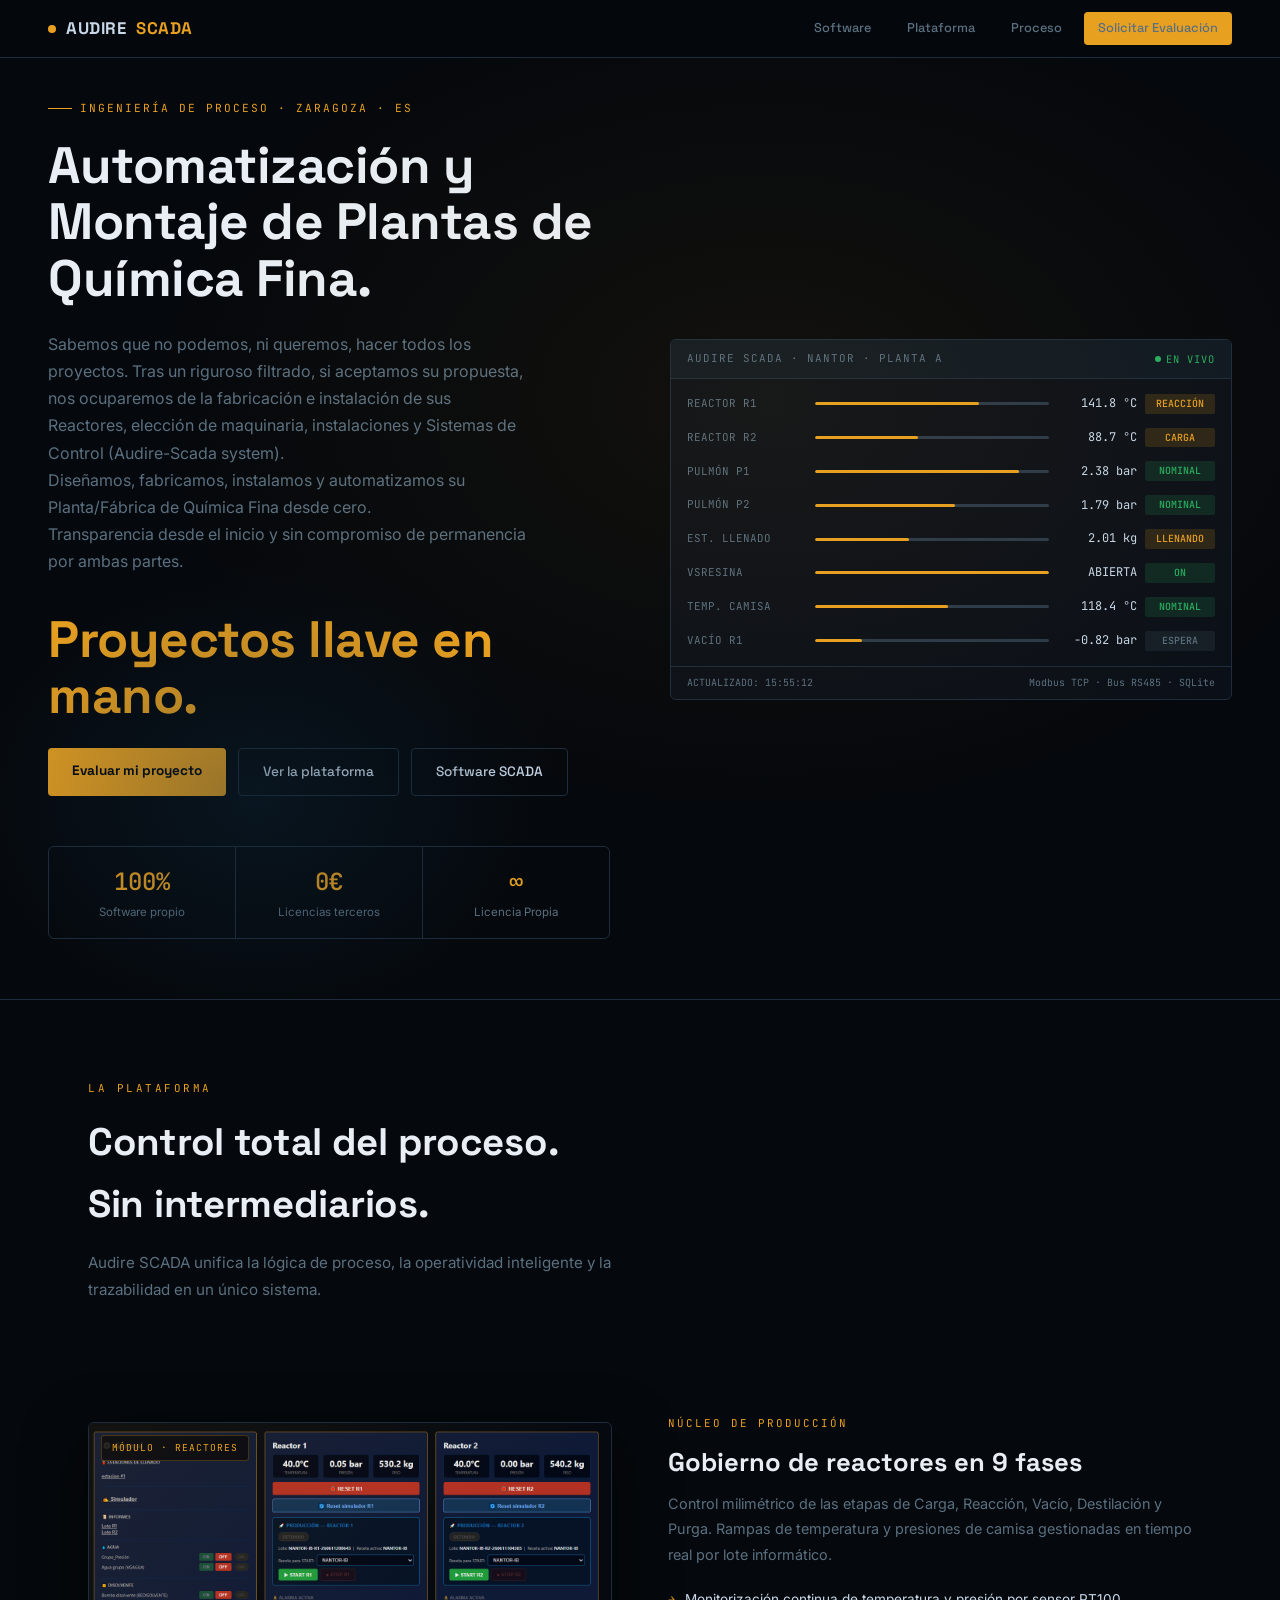
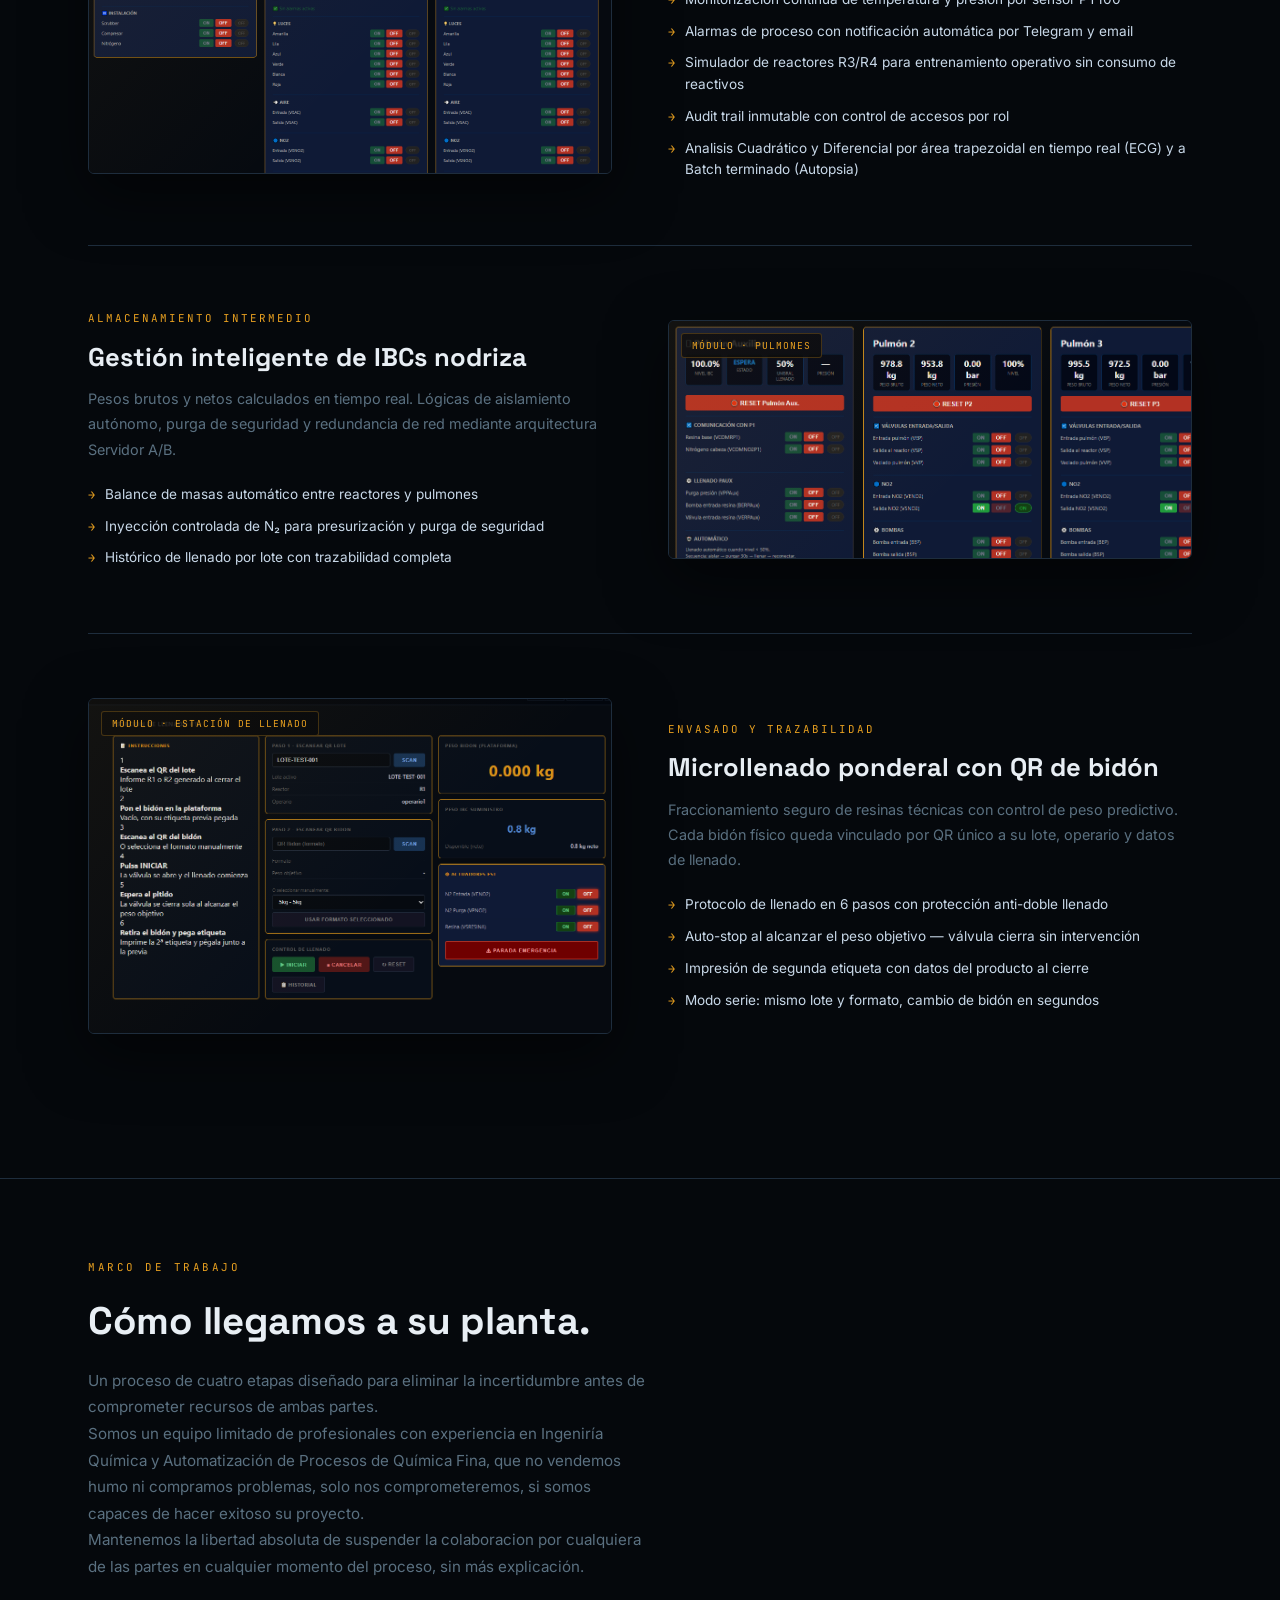
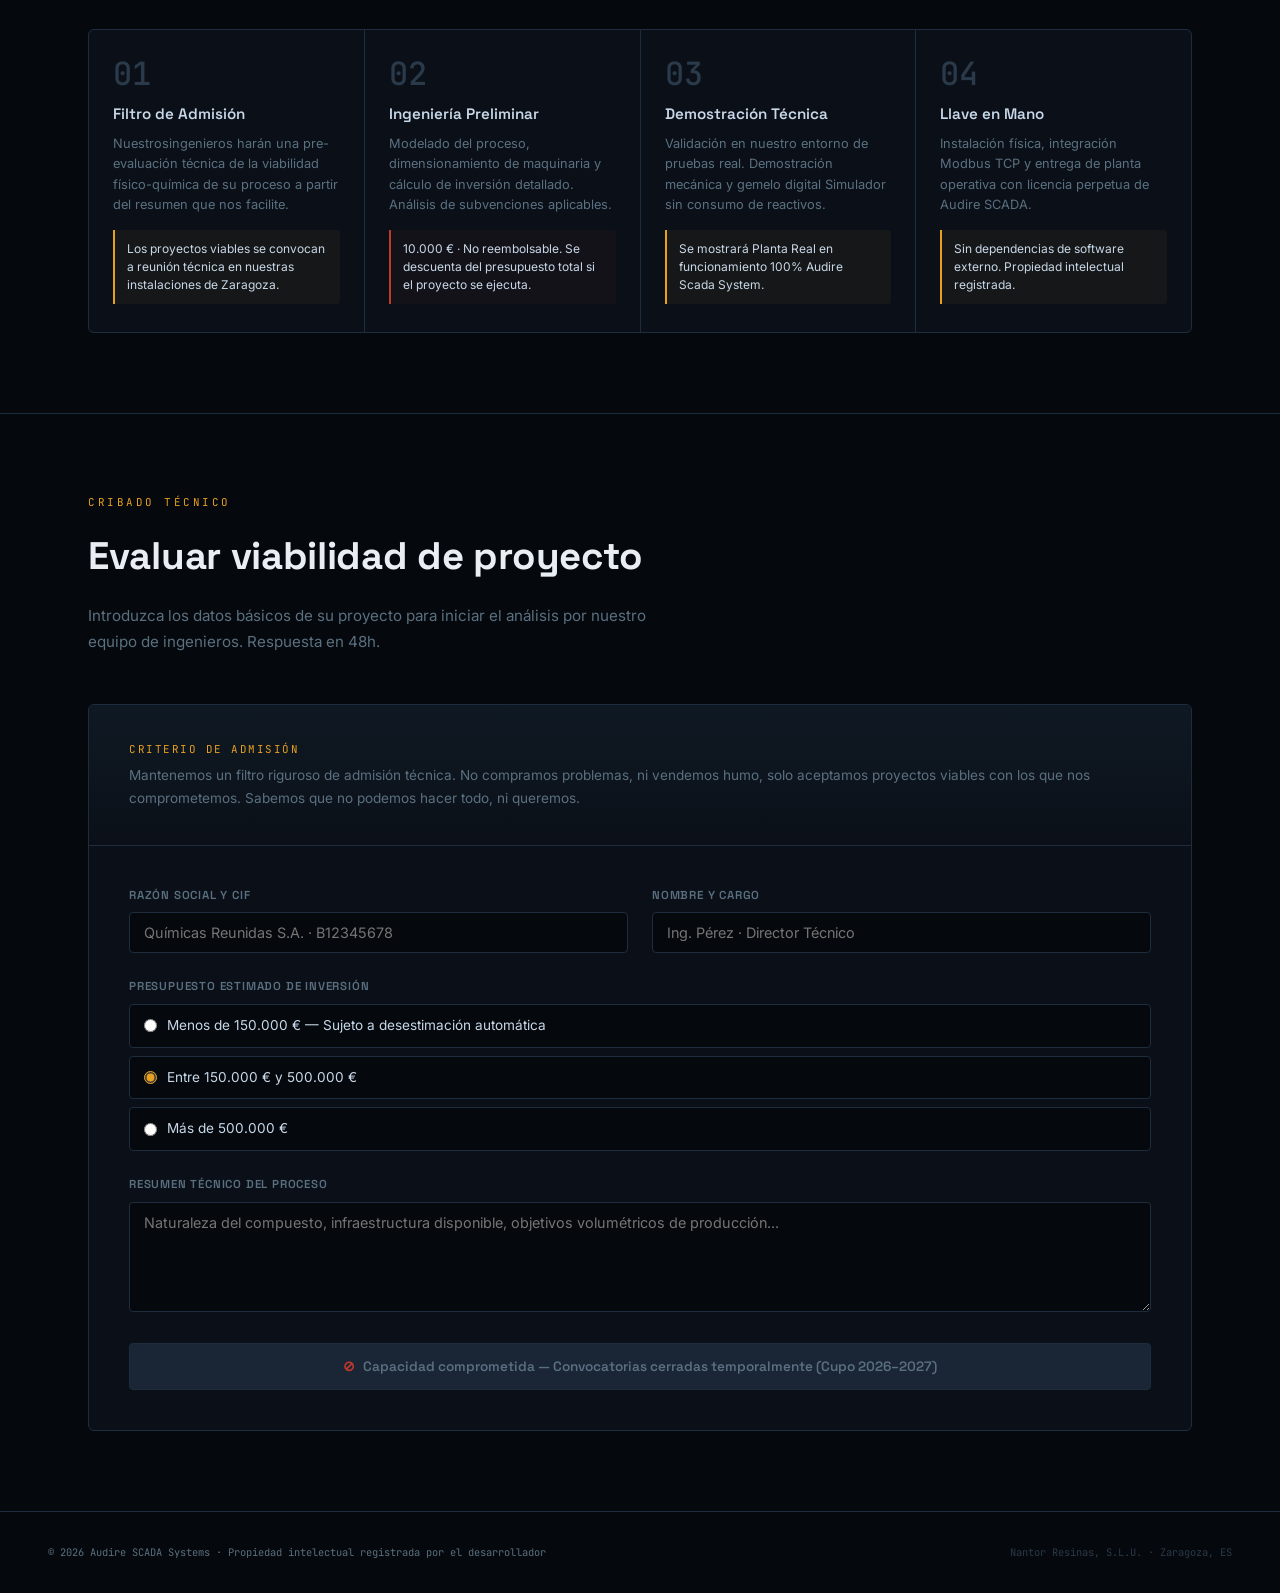
<file: audire-scada/index.html>
<!DOCTYPE html>
<html lang="es">

<head>
  <meta charset="UTF-8">
  <meta name="viewport" content="width=device-width, initial-scale=1.0">
  <meta name="description"
    content="Audire SCADA Systems — Consultoría de Ingeniería Química Integral y Automatización para Plantas de Química Fina. Automatización, diseño e instalación llave en mano.">
  <meta name="keywords"
    content="Audire SCADA, ingeniería química, planta piloto, química fina, control de reactores, Modbus TCP, Nantor Resinas, fábrica llave en mano, Zaragoza">
  <meta name="robots" content="index, follow">
  <title>Audire SCADA Systems</title>
  <link rel="icon" type="image/png" href="images/logo.png">
  <link rel="apple-touch-icon" href="images/logo.png">
  <link rel="preconnect" href="https://fonts.googleapis.com">
  <link rel="preconnect" href="https://fonts.gstatic.com" crossorigin>
  <link
    href="https://fonts.googleapis.com/css2?family=Space+Grotesk:wght@400;500;600;700&family=JetBrains+Mono:wght@400;500&family=Inter:wght@400;500&display=swap"
    rel="stylesheet">
  <style>
    :root {
      --bg: #05080c;
      --s1: #0b1018;
      --s2: #0f1923;
      --s3: #1a2535;
      --border: #1e2d3d;
      --amber: #e8a020;
      --amber2: #b87a10;
      --text: #c8d8e8;
      --muted: #5a7080;
      --dim: #2a3a4a;
      --red: #c0392b;
      --green: #27ae60;
      --mono: 'JetBrains Mono', monospace;
      --sans: 'Space Grotesk', sans-serif;
      --body: 'Inter', sans-serif;
    }

    * {
      margin: 0;
      padding: 0;
      box-sizing: border-box
    }

    html {
      scroll-behavior: smooth
    }

    body {
      background: var(--bg);
      color: var(--text);
      font-family: var(--body);
      line-height: 1.6;
      overflow-x: hidden
    }

    /* ── NAV ─────────────────────────────────────────────────────────────────── */
    nav {
      position: fixed;
      top: 0;
      width: 100%;
      z-index: 100;
      display: flex;
      justify-content: space-between;
      align-items: center;
      padding: 0 48px;
      height: 58px;
      background: rgba(5, 8, 12, .92);
      border-bottom: 1px solid var(--border);
      backdrop-filter: blur(12px);
    }

    .nav-logo {
      font-family: var(--sans);
      font-weight: 700;
      font-size: 1.05rem;
      letter-spacing: .5px;
      color: var(--text);
      text-decoration: none;
      display: flex;
      align-items: center;
      gap: 10px;
    }

    .nav-logo-dot {
      width: 8px;
      height: 8px;
      border-radius: 50%;
      background: var(--amber);
      animation: pulse 2s infinite
    }

    @keyframes pulse {

      0%,
      100% {
        opacity: 1;
        box-shadow: 0 0 0 0 rgba(232, 160, 32, .4)
      }

      50% {
        opacity: .7;
        box-shadow: 0 0 0 6px rgba(232, 160, 32, 0)
      }
    }

    .nav-links {
      display: flex;
      gap: 8px
    }

    .nav-links a {
      font-family: var(--sans);
      font-size: .8rem;
      font-weight: 500;
      color: var(--muted);
      text-decoration: none;
      padding: 6px 14px;
      border-radius: 4px;
      transition: color .2s, background .2s;
    }

    .nav-links a:hover {
      color: var(--amber);
      background: rgba(232, 160, 32, .07)
    }

    .nav-cta {
      background: var(--amber);
      color: #05080c;
      font-family: var(--sans);
      font-size: .8rem;
      font-weight: 700;
      padding: 7px 18px;
      border-radius: 4px;
      text-decoration: none;
      transition: background .2s;
    }

    .nav-cta:hover {
      background: var(--amber2)
    }

    /* ── HERO ────────────────────────────────────────────────────────────────── */
    .hero {
      min-height: 100vh;
      display: flex;
      flex-direction: column;
      justify-content: center;
      padding: 100px 48px 60px;
      position: relative;
      overflow: hidden;
    }

    .hero-bg {
      position: absolute;
      inset: 0;
      background: radial-gradient(ellipse 70% 60% at 60% 40%, rgba(232, 160, 32, .06) 0%, transparent 70%),
        radial-gradient(ellipse 40% 40% at 20% 80%, rgba(14, 40, 60, .4) 0%, transparent 60%);
      pointer-events: none;
    }

    .hero-grid {
      display: grid;
      grid-template-columns: 1fr 1fr;
      gap: 60px;
      align-items: center;
      max-width: 1200px;
      margin: 0 auto;
      width: 100%
    }

    .hero-label {
      font-family: var(--mono);
      font-size: .7rem;
      color: var(--amber);
      letter-spacing: 2px;
      text-transform: uppercase;
      margin-bottom: 20px;
      display: flex;
      align-items: center;
      gap: 8px;
    }

    .hero-label::before {
      content: '';
      width: 24px;
      height: 1px;
      background: var(--amber)
    }

    .hero h1 {
      font-family: var(--sans);
      font-weight: 700;
      font-size: clamp(2.2rem, 4vw, 3.6rem);
      line-height: 1.1;
      letter-spacing: -.5px;
      margin-bottom: 24px;
      color: #e8eef4;
    }

    .hero h1 em {
      color: var(--amber);
      font-style: normal
    }

    .hero-sub {
      font-size: 1rem;
      color: var(--muted);
      max-width: 480px;
      margin-bottom: 36px;
      line-height: 1.7;
    }

    .hero-actions {
      display: flex;
      gap: 12px;
      flex-wrap: wrap;
      margin-bottom: 50px
    }

    .btn-primary {
      background: var(--amber);
      color: #05080c;
      font-family: var(--sans);
      font-weight: 700;
      font-size: .85rem;
      padding: 12px 24px;
      border-radius: 4px;
      text-decoration: none;
      transition: background .2s, transform .15s;
    }

    .btn-primary:hover {
      background: var(--amber2);
      transform: translateY(-1px)
    }

    .btn-ghost {
      border: 1px solid var(--border);
      color: var(--text);
      font-family: var(--sans);
      font-weight: 500;
      font-size: .85rem;
      padding: 12px 24px;
      border-radius: 4px;
      text-decoration: none;
      transition: border-color .2s, color .2s;
    }

    .btn-ghost:hover {
      border-color: var(--amber);
      color: var(--amber)
    }

    /* Live ticker */
    .ticker-wrap {
      border: 1px solid var(--border);
      border-radius: 6px;
      background: var(--s1);
      overflow: hidden;
    }

    .ticker-header {
      display: flex;
      justify-content: space-between;
      align-items: center;
      padding: 10px 16px;
      border-bottom: 1px solid var(--border);
      background: var(--s2);
    }

    .ticker-title {
      font-family: var(--mono);
      font-size: .68rem;
      color: var(--muted);
      letter-spacing: 1px
    }

    .ticker-live {
      display: flex;
      align-items: center;
      gap: 5px;
      font-family: var(--mono);
      font-size: .65rem;
      color: var(--green);
      letter-spacing: 1px;
    }

    .ticker-live::before {
      content: '';
      width: 6px;
      height: 6px;
      border-radius: 50%;
      background: var(--green);
      animation: blink .8s infinite
    }

    @keyframes blink {

      0%,
      100% {
        opacity: 1
      }

      50% {
        opacity: .3
      }
    }

    .ticker-rows {
      padding: 8px 0
    }

    .ticker-row {
      display: grid;
      grid-template-columns: 120px 1fr 80px 70px;
      align-items: center;
      padding: 7px 16px;
      gap: 8px;
      transition: background .2s;
    }

    .ticker-row:hover {
      background: rgba(232, 160, 32, .04)
    }

    .tr-name {
      font-family: var(--mono);
      font-size: .68rem;
      color: var(--muted)
    }

    .tr-bar-wrap {
      height: 3px;
      background: var(--dim);
      border-radius: 2px;
      overflow: hidden
    }

    .tr-bar {
      height: 100%;
      background: var(--amber);
      border-radius: 2px;
      transition: width 1.5s ease
    }

    .tr-val {
      font-family: var(--mono);
      font-size: .75rem;
      color: var(--text);
      text-align: right
    }

    .tr-st {
      font-family: var(--mono);
      font-size: .62rem;
      padding: 2px 7px;
      border-radius: 2px;
      text-align: center;
      font-weight: 500
    }

    .st-ok {
      background: rgba(39, 174, 96, .15);
      color: #27ae60
    }

    .st-run {
      background: rgba(232, 160, 32, .15);
      color: var(--amber)
    }

    .st-wait {
      background: rgba(90, 112, 128, .15);
      color: var(--muted)
    }

    .ticker-foot {
      border-top: 1px solid var(--border);
      padding: 8px 16px;
      font-family: var(--mono);
      font-size: .62rem;
      color: var(--muted);
      display: flex;
      justify-content: space-between;
    }

    /* stats strip */
    .hero-stats {
      display: flex;
      gap: 0;
      margin-top: 32px;
      border: 1px solid var(--border);
      border-radius: 6px;
      overflow: hidden
    }

    .stat {
      flex: 1;
      padding: 16px 20px;
      text-align: center;
      border-right: 1px solid var(--border)
    }

    .stat:last-child {
      border-right: none
    }

    .stat-n {
      font-family: var(--mono);
      font-size: 1.5rem;
      font-weight: 500;
      color: var(--amber)
    }

    .stat-l {
      font-size: .72rem;
      color: var(--muted);
      margin-top: 2px
    }

    /* ── SECTION BASE ────────────────────────────────────────────────────────── */
    .section {
      padding: 80px 48px;
      max-width: 1200px;
      margin: 0 auto
    }

    .eyebrow {
      font-family: var(--mono);
      font-size: .68rem;
      color: var(--amber);
      letter-spacing: 2.5px;
      text-transform: uppercase;
      margin-bottom: 14px;
    }

    .section-h {
      font-family: var(--sans);
      font-weight: 700;
      font-size: clamp(1.6rem, 3vw, 2.4rem);
      color: #e8eef4;
      letter-spacing: -.3px;
      margin-bottom: 16px;
    }

    .section-p {
      color: var(--muted);
      font-size: .95rem;
      max-width: 560px;
      line-height: 1.75;
      margin-bottom: 48px
    }

    hr.rule {
      border: none;
      border-top: 1px solid var(--border);
      margin: 0
    }

    /* ── EVIDENCIA BLOCKS ────────────────────────────────────────────────────── */
    .ev-block {
      display: grid;
      grid-template-columns: 1fr 1fr;
      gap: 56px;
      align-items: center;
      padding: 64px 0;
      border-bottom: 1px solid var(--border);
    }

    .ev-block.rev {
      direction: rtl
    }

    .ev-block.rev .ev-text {
      direction: ltr
    }

    .ev-block:last-child {
      border-bottom: none
    }

    .ev-screen {
      position: relative;
      border-radius: 6px;
      overflow: hidden;
      border: 1px solid var(--border);
      box-shadow: 0 20px 60px rgba(0, 0, 0, .5);
    }

    .ev-screen img {
      width: 100%;
      display: block;
      filter: brightness(.92) contrast(1.05)
    }

    .ev-screen::after {
      content: '';
      position: absolute;
      inset: 0;
      background: linear-gradient(135deg, rgba(232, 160, 32, .06) 0%, transparent 60%);
      pointer-events: none;
    }

    .screen-tag {
      position: absolute;
      top: 12px;
      left: 12px;
      font-family: var(--mono);
      font-size: .6rem;
      color: var(--amber);
      background: rgba(5, 8, 12, .85);
      padding: 4px 10px;
      border-radius: 3px;
      border: 1px solid rgba(232, 160, 32, .25);
      letter-spacing: 1px;
    }

    .ev-tag {
      font-family: var(--mono);
      font-size: .68rem;
      color: var(--amber);
      letter-spacing: 2px;
      text-transform: uppercase;
      margin-bottom: 14px
    }

    .ev-h {
      font-family: var(--sans);
      font-size: 1.6rem;
      font-weight: 700;
      color: #e8eef4;
      margin-bottom: 14px;
      line-height: 1.2
    }

    .ev-p {
      color: var(--muted);
      font-size: .9rem;
      line-height: 1.75;
      margin-bottom: 22px
    }

    .ev-list {
      list-style: none;
      display: flex;
      flex-direction: column;
      gap: 10px
    }

    .ev-list li {
      display: flex;
      align-items: flex-start;
      gap: 10px;
      font-size: .85rem;
      color: var(--text);
    }

    .ev-list li::before {
      content: '→';
      color: var(--amber);
      font-family: var(--mono);
      font-size: .75rem;
      margin-top: 2px;
      flex-shrink: 0;
    }

    /* ── PROCESO ─────────────────────────────────────────────────────────────── */
    .process-grid {
      display: grid;
      grid-template-columns: repeat(4, 1fr);
      gap: 1px;
      background: var(--border);
      border: 1px solid var(--border);
      border-radius: 6px;
      overflow: hidden
    }

    .p-step {
      background: var(--s1);
      padding: 28px 24px
    }

    .p-step-n {
      font-family: var(--mono);
      font-size: 2rem;
      font-weight: 500;
      color: var(--dim);
      margin-bottom: 12px;
      line-height: 1
    }

    .p-step-h {
      font-family: var(--sans);
      font-size: .95rem;
      font-weight: 600;
      color: var(--text);
      margin-bottom: 8px
    }

    .p-step-p {
      font-size: .8rem;
      color: var(--muted);
      line-height: 1.6
    }

    .p-step-alert {
      margin-top: 14px;
      padding: 10px 12px;
      border-left: 2px solid var(--amber);
      background: rgba(232, 160, 32, .05);
      font-size: .75rem;
      color: var(--text);
      line-height: 1.5;
      border-radius: 0 3px 3px 0;
    }

    .p-step-alert.danger {
      border-left-color: var(--red);
      background: rgba(192, 57, 43, .05)
    }

    /* ── FORMULARIO ──────────────────────────────────────────────────────────── */
    .form-wrap {
      background: var(--s1);
      border: 1px solid var(--border);
      border-radius: 6px;
      overflow: hidden;
    }

    .form-top {
      padding: 36px 40px 0;
      background: linear-gradient(180deg, var(--s2) 0%, var(--s1) 100%);
      border-bottom: 1px solid var(--border);
      padding-bottom: 36px;
    }

    .form-body {
      padding: 40px
    }

    .f-label {
      display: block;
      font-family: var(--sans);
      font-weight: 600;
      font-size: .72rem;
      text-transform: uppercase;
      letter-spacing: .8px;
      color: var(--muted);
      margin-bottom: 8px;
    }

    .f-input {
      width: 100%;
      background: var(--bg);
      border: 1px solid var(--border);
      border-radius: 4px;
      padding: 11px 14px;
      color: var(--text);
      font-family: var(--body);
      font-size: .9rem;
      transition: border-color .2s;
      outline: none;
    }

    .f-input:focus {
      border-color: var(--amber)
    }

    .f-group {
      margin-bottom: 24px
    }

    .f-radio-stack {
      display: flex;
      flex-direction: column;
      gap: 8px;
      margin-top: 8px
    }

    .f-radio {
      display: flex;
      align-items: center;
      gap: 10px;
      background: var(--bg);
      border: 1px solid var(--border);
      border-radius: 4px;
      padding: 10px 14px;
      cursor: pointer;
      font-size: .85rem;
      color: var(--text);
      transition: border-color .2s;
    }

    .f-radio:hover {
      border-color: var(--amber)
    }

    .f-radio input {
      accent-color: var(--amber)
    }

    .f-textarea {
      width: 100%;
      background: var(--bg);
      border: 1px solid var(--border);
      border-radius: 4px;
      padding: 11px 14px;
      color: var(--text);
      font-family: var(--body);
      font-size: .9rem;
      resize: vertical;
      min-height: 110px;
      outline: none;
      transition: border-color .2s;
    }

    .f-textarea:focus {
      border-color: var(--amber)
    }

    .f-closed {
      width: 100%;
      background: var(--s3);
      color: var(--muted);
      border: 1px solid var(--border);
      border-radius: 4px;
      padding: 14px;
      font-family: var(--sans);
      font-size: .85rem;
      font-weight: 600;
      text-align: center;
      cursor: not-allowed;
      display: flex;
      align-items: center;
      justify-content: center;
      gap: 8px;
    }

    .f-closed::before {
      content: '⊘';
      color: var(--red)
    }

    .form-grid {
      display: grid;
      grid-template-columns: 1fr 1fr;
      gap: 24px
    }

    /* ── FOOTER ──────────────────────────────────────────────────────────────── */
    footer {
      border-top: 1px solid var(--border);
      padding: 32px 48px;
      display: flex;
      justify-content: space-between;
      align-items: center;
      font-family: var(--mono);
      font-size: .65rem;
      color: var(--muted);
    }

    /* ── RESPONSIVE ──────────────────────────────────────────────────────────── */
    @media(max-width:900px) {
      nav {
        padding: 0 20px
      }

      .hero {
        padding: 90px 20px 50px
      }

      .hero-grid {
        grid-template-columns: 1fr;
        gap: 40px
      }

      .hero h1 {
        font-size: 2rem
      }

      .section {
        padding: 60px 20px
      }

      .ev-block,
      .ev-block.rev {
        grid-template-columns: 1fr;
        direction: ltr;
        gap: 32px
      }

      .process-grid {
        grid-template-columns: 1fr 1fr
      }

      .form-grid {
        grid-template-columns: 1fr
      }

      .form-body {
        padding: 24px
      }

      footer {
        flex-direction: column;
        gap: 8px;
        text-align: center;
        padding: 24px 20px
      }
    }

    @media(max-width:500px) {
      .hero-stats {
        flex-direction: column
      }

      .stat {
        border-right: none;
        border-bottom: 1px solid var(--border)
      }

      .stat:last-child {
        border-bottom: none
      }

      .process-grid {
        grid-template-columns: 1fr
      }

      .hero-actions {
        flex-direction: column
      }

      .btn-primary,
      .btn-ghost {
        text-align: center
      }
    }

    @media(prefers-reduced-motion:reduce) {
      * {
        animation: none !important;
        transition: none !important
      }
    }

    <link rel="icon" type="image/ico" href="images/logo.ico">
  </style>
</head>

<body>

  <!-- NAV -->
  <nav>
    <a href="#" class="nav-logo">
      <span class="nav-logo-dot"></span>
      AUDIRE<span style="color:var(--amber)">SCADA</span>
    </a>
    <div class="nav-links">
      <a href="software.html">Software</a>
      <a href="#plataforma">Plataforma</a>
      <a href="#proceso">Proceso</a>
      <a href="#contacto" class="nav-cta">Solicitar Evaluación</a>
    </div>
  </nav>

  <!-- HERO -->
  <section class="hero" id="inicio">
    <div class="hero-bg"></div>
    <div class="hero-grid">
      <div>
        <div class="hero-label">Ingeniería de Proceso · Zaragoza · ES</div>
        <h1>Automatización y Montaje de Plantas de Química Fina.</h1>
        <p class="hero-sub">Sabemos que no podemos, ni queremos, hacer todos los
          proyectos. Tras un riguroso filtrado, si aceptamos su propuesta, nos ocuparemos de la fabricación e
          instalación de sus Reactores, elección de maquinaria, instalaciones y Sistemas de Control (Audire-Scada
          system). <br />
          Diseñamos, fabricamos, instalamos y automatizamos su Planta/Fábrica de Química Fina desde cero.<br />
          Transparencia desde el inicio y sin compromiso de permanencia por ambas partes.</p>
        <h1><em>Proyectos llave en mano.</em></h1>
        <div class="hero-actions">
          <a href="#contacto" class="btn-primary">Evaluar mi proyecto</a>
          <a href="#plataforma" class="btn-ghost">Ver la plataforma</a>
          <a href="software.html" class="btn-ghost">Software SCADA</a>
        </div>
        <div class="hero-stats">
          <div class="stat">
            <div class="stat-n">100%</div>
            <div class="stat-l">Software propio</div>
          </div>
          <div class="stat">
            <div class="stat-n">0€</div>
            <div class="stat-l">Licencias terceros</div>
          </div>
          <div class="stat">
            <div class="stat-n">∞</div>
            <div class="stat-l">Licencia Propia</div>
          </div>
        </div>
      </div>

      <!-- Live SCADA ticker -->
      <div class="ticker-wrap">
        <div class="ticker-header">
          <span class="ticker-title">AUDIRE SCADA · NANTOR · PLANTA A</span>
          <span class="ticker-live">EN VIVO</span>
        </div>
        <div class="ticker-rows" id="ticker">
          <div class="ticker-row">
            <span class="tr-name">REACTOR R1</span>
            <div class="tr-bar-wrap">
              <div class="tr-bar" id="b1" style="width:72%"></div>
            </div>
            <span class="tr-val" id="v1">142.3 °C</span>
            <span class="tr-st st-run">REACCIÓN</span>
          </div>
          <div class="ticker-row">
            <span class="tr-name">REACTOR R2</span>
            <div class="tr-bar-wrap">
              <div class="tr-bar" id="b2" style="width:45%"></div>
            </div>
            <span class="tr-val" id="v2">89.1 °C</span>
            <span class="tr-st st-run">CARGA</span>
          </div>
          <div class="ticker-row">
            <span class="tr-name">PULMÓN P1</span>
            <div class="tr-bar-wrap">
              <div class="tr-bar" id="b3" style="width:88%"></div>
            </div>
            <span class="tr-val" id="v3">2.4 bar</span>
            <span class="tr-st st-ok">NOMINAL</span>
          </div>
          <div class="ticker-row">
            <span class="tr-name">PULMÓN P2</span>
            <div class="tr-bar-wrap">
              <div class="tr-bar" id="b4" style="width:61%"></div>
            </div>
            <span class="tr-val" id="v4">1.8 bar</span>
            <span class="tr-st st-ok">NOMINAL</span>
          </div>
          <div class="ticker-row">
            <span class="tr-name">EST. LLENADO</span>
            <div class="tr-bar-wrap">
              <div class="tr-bar" id="b5" style="width:34%"></div>
            </div>
            <span class="tr-val" id="v5">1.72 kg</span>
            <span class="tr-st st-run">LLENANDO</span>
          </div>
          <div class="ticker-row">
            <span class="tr-name">VSRESINA</span>
            <div class="tr-bar-wrap">
              <div class="tr-bar" id="b6" style="width:100%"></div>
            </div>
            <span class="tr-val" id="v6">ABIERTA</span>
            <span class="tr-st st-ok">ON</span>
          </div>
          <div class="ticker-row">
            <span class="tr-name">TEMP. CAMISA</span>
            <div class="tr-bar-wrap">
              <div class="tr-bar" id="b7" style="width:58%"></div>
            </div>
            <span class="tr-val" id="v7">118.7 °C</span>
            <span class="tr-st st-ok">NOMINAL</span>
          </div>
          <div class="ticker-row">
            <span class="tr-name">VACÍO R1</span>
            <div class="tr-bar-wrap">
              <div class="tr-bar" id="b8" style="width:20%"></div>
            </div>
            <span class="tr-val" id="v8">-0.82 bar</span>
            <span class="tr-st st-wait">ESPERA</span>
          </div>
        </div>
        <div class="ticker-foot">
          <span id="ticker-ts">ACTUALIZADO: --:--:--</span>
          <span>Modbus TCP · Bus RS485 · SQLite</span>
        </div>
      </div>
    </div>
  </section>

  <hr class="rule">

  <!-- PLATAFORMA -->
  <div class="section" id="plataforma">
    <div class="eyebrow">La Plataforma</div>
    <h2 class="section-h">Control total del proceso.<br>Sin intermediarios.</h2>
    <p class="section-p">Audire SCADA unifica la lógica de proceso, la operatividad inteligente y la trazabilidad en un
      único sistema. </p>

    <!-- Evidencia 1: Reactores -->
    <div class="ev-block">
      <div class="ev-screen">
        <img src="images/reactores.png" alt="Módulo de supervisión de reactores Audire SCADA">
        <div class="screen-tag">MÓDULO · REACTORES</div>
      </div>
      <div class="ev-text">
        <div class="ev-tag">Núcleo de Producción</div>
        <h3 class="ev-h">Gobierno de reactores en 9 fases</h3>
        <p class="ev-p">Control milimétrico de las etapas de Carga, Reacción, Vacío, Destilación y Purga. Rampas de
          temperatura y presiones de camisa gestionadas en tiempo real por lote informático.</p>
        <ul class="ev-list">
          <li>Monitorización continua de temperatura y presión por sensor PT100</li>
          <li>Alarmas de proceso con notificación automática por Telegram y email</li>
          <li>Simulador de reactores R3/R4 para entrenamiento operativo sin consumo de reactivos</li>
          <li>Audit trail inmutable con control de accesos por rol</li>
          <li>Analisis Cuadrático y Diferencial por área trapezoidal en tiempo real (ECG) y a Batch terminado (Autopsia)
          </li>
        </ul>
      </div>
    </div>

    <!-- Evidencia 2: Pulmones -->
    <div class="ev-block rev">
      <div class="ev-screen">
        <img src="images/image_20bc7c.png" alt="Control de pulmones de distribución Audire SCADA">
        <div class="screen-tag">MÓDULO · PULMONES</div>
      </div>
      <div class="ev-text">
        <div class="ev-tag">Almacenamiento Intermedio</div>
        <h3 class="ev-h">Gestión inteligente de IBCs nodriza</h3>
        <p class="ev-p">Pesos brutos y netos calculados en tiempo real. Lógicas de aislamiento autónomo, purga de
          seguridad y redundancia de red mediante arquitectura Servidor A/B.</p>
        <ul class="ev-list">
          <li>Balance de masas automático entre reactores y pulmones</li>
          <li>Inyección controlada de N₂ para presurización y purga de seguridad</li>
          <li>Histórico de llenado por lote con trazabilidad completa</li>
        </ul>
      </div>
    </div>

    <!-- Evidencia 3: Estacion -->
    <div class="ev-block">
      <div class="ev-screen">
        <img src="images/estacion.png" alt="Estación de llenado automatizada Audire SCADA">
        <div class="screen-tag">MÓDULO · ESTACIÓN DE LLENADO</div>
      </div>
      <div class="ev-text">
        <div class="ev-tag">Envasado y Trazabilidad</div>
        <h3 class="ev-h">Microllenado ponderal con QR de bidón</h3>
        <p class="ev-p">Fraccionamiento seguro de resinas técnicas con control de peso predictivo. Cada bidón físico
          queda vinculado por QR único a su lote, operario y datos de llenado.</p>
        <ul class="ev-list">
          <li>Protocolo de llenado en 6 pasos con protección anti-doble llenado</li>
          <li>Auto-stop al alcanzar el peso objetivo — válvula cierra sin intervención</li>
          <li>Impresión de segunda etiqueta con datos del producto al cierre</li>
          <li>Modo serie: mismo lote y formato, cambio de bidón en segundos</li>
        </ul>
      </div>
    </div>
  </div>

  <hr class="rule">

  <!-- PROCESO DE ADMISIÓN -->
  <div class="section" id="proceso">
    <div class="eyebrow">Marco de Trabajo</div>
    <h2 class="section-h">Cómo llegamos a su planta.</h2>
    <p class="section-p">Un proceso de cuatro etapas diseñado para eliminar la incertidumbre antes de comprometer
      recursos de ambas partes.<br>
      Somos un equipo limitado de profesionales con experiencia en Ingeniría Química y Automatización de Procesos de
      Química Fina, que no vendemos humo ni compramos problemas, solo nos comprometeremos, si somos capaces de hacer
      exitoso su proyecto.<br />
      Mantenemos la libertad absoluta de suspender la colaboracion por cualquiera de las partes en cualquier momento del
      proceso, sin más explicación.</p>

    <div class="process-grid">
      <div class="p-step">
        <div class="p-step-n">01</div>
        <div class="p-step-h">Filtro de Admisión</div>
        <p class="p-step-p">Nuestrosingenieros harán una pre-evaluación técnica de la viabilidad físico-química de su
          proceso a partir del resumen que nos facilite.</p>
        <div class="p-step-alert">Los proyectos viables se convocan a reunión técnica en nuestras instalaciones de
          Zaragoza.</div>
      </div>
      <div class="p-step">
        <div class="p-step-n">02</div>
        <div class="p-step-h">Ingeniería Preliminar</div>
        <p class="p-step-p">Modelado del proceso, dimensionamiento de maquinaria y cálculo de inversión detallado.
          Análisis de subvenciones aplicables.</p>
        <div class="p-step-alert danger">10.000 € · No reembolsable. Se descuenta del presupuesto total si el proyecto
          se ejecuta.</div>
      </div>
      <div class="p-step">
        <div class="p-step-n">03</div>
        <div class="p-step-h">Demostración Técnica</div>
        <p class="p-step-p">Validación en nuestro entorno de pruebas real. Demostración mecánica y gemelo digital
          Simulador sin consumo de reactivos.</p>
        <div class="p-step-alert">Se mostrará Planta Real en funcionamiento 100% Audire Scada System.</div>
      </div>
      <div class="p-step">
        <div class="p-step-n">04</div>
        <div class="p-step-h">Llave en Mano</div>
        <p class="p-step-p">Instalación física, integración Modbus TCP y entrega de planta operativa con licencia
          perpetua de Audire SCADA.</p>
        <div class="p-step-alert">Sin dependencias de software externo. Propiedad intelectual registrada.</div>
      </div>
    </div>
  </div>

  <hr class="rule">

  <!-- FORMULARIO -->
  <div class="section" id="contacto">
    <div class="eyebrow">Cribado Técnico</div>
    <h2 class="section-h">Evaluar viabilidad de proyecto</h2>
    <p class="section-p">Introduzca los datos básicos de su proyecto para iniciar el análisis por nuestro equipo de
      ingenieros. Respuesta en 48h.</p>

    <div class="form-wrap">
      <div class="form-top">
        <div style="display:flex;align-items:center;gap:10px;margin-bottom:6px">
          <span style="font-family:var(--mono);font-size:.68rem;color:var(--amber);letter-spacing:1.5px">CRITERIO DE
            ADMISIÓN</span>
        </div>
        <p style="font-size:.85rem;color:var(--muted);line-height:1.65">
          Mantenemos un filtro riguroso de admisión técnica. No compramos problemas, ni vendemos humo, solo aceptamos
          proyectos viables con los que nos comprometemos. Sabemos que no podemos hacer todo, ni queremos.
        </p>
      </div>
      <form class="form-body" method="POST" action="https://formspree.io/f/xdawdbne">
        <input type="hidden" name="_subject" value="Nueva Solicitud de Evaluación — Audire SCADA">
        <div class="form-grid">
          <div class="f-group">
            <label class="f-label" for="empresa">Razón social y CIF</label>
            <input class="f-input" type="text" id="empresa" name="empresa_cif" required
              placeholder="Químicas Reunidas S.A. · B12345678">
          </div>
          <div class="f-group">
            <label class="f-label" for="contacto-nombre">Nombre y cargo</label>
            <input class="f-input" type="text" id="contacto-nombre" name="contacto" required
              placeholder="Ing. Pérez · Director Técnico">
          </div>
        </div>
        <div class="f-group">
          <label class="f-label">Presupuesto estimado de inversión</label>
          <div class="f-radio-stack">
            <label class="f-radio"><input type="radio" name="presupuesto" value="<150k"> Menos de 150.000 € — Sujeto a
              desestimación automática</label>
            <label class="f-radio"><input type="radio" name="presupuesto" value="150k-500k" checked> Entre 150.000 € y
              500.000 €</label>
            <label class="f-radio"><input type="radio" name="presupuesto" value=">500k"> Más de 500.000 €</label>
          </div>
        </div>
        <div class="f-group">
          <label class="f-label" for="resumen">Resumen técnico del proceso</label>
          <textarea class="f-textarea" id="resumen" name="resumen_proyecto" required
            placeholder="Naturaleza del compuesto, infraestructura disponible, objetivos volumétricos de producción..."></textarea>
        </div>
        <button type="submit" class="f-closed">
          Capacidad comprometida — Convocatorias cerradas temporalmente (Cupo 2026–2027)
        </button>
      </form>
    </div>
  </div>

  <!-- FOOTER -->
  <footer>
    <span>© 2026 Audire SCADA Systems · Propiedad intelectual registrada por el desarrollador</span>
    <span style="color:var(--dim)">Nantor Resinas, S.L.U. · Zaragoza, ES</span>
  </footer>

  <script>
    // Live ticker simulation
    const data = [
      { id: 'v1', bar: 'b1', vals: ['142.3 °C', '143.1 °C', '141.8 °C', '144.0 °C', '142.7 °C'], pcts: [72, 74, 70, 76, 73] },
      { id: 'v2', bar: 'b2', vals: ['89.1 °C', '90.4 °C', '88.7 °C', '91.2 °C', '89.8 °C'], pcts: [45, 47, 44, 48, 46] },
      { id: 'v3', bar: 'b3', vals: ['2.4 bar', '2.41 bar', '2.38 bar', '2.43 bar', '2.4 bar'], pcts: [88, 89, 87, 90, 88] },
      { id: 'v4', bar: 'b4', vals: ['1.8 bar', '1.82 bar', '1.79 bar', '1.81 bar', '1.8 bar'], pcts: [61, 62, 60, 63, 61] },
      { id: 'v5', bar: 'b5', vals: ['1.72 kg', '1.85 kg', '2.01 kg', '2.18 kg', '2.34 kg'], pcts: [34, 37, 40, 44, 47] },
      { id: 'v6', bar: 'b6', vals: ['ABIERTA', 'ABIERTA', 'ABIERTA', 'ABIERTA', 'ABIERTA'], pcts: [100, 100, 100, 100, 100] },
      { id: 'v7', bar: 'b7', vals: ['118.7 °C', '119.2 °C', '118.4 °C', '119.8 °C', '118.9 °C'], pcts: [58, 59, 57, 60, 58] },
      { id: 'v8', bar: 'b8', vals: ['-0.82 bar', '-0.82 bar', '-0.82 bar', '-0.82 bar', '-0.82 bar'], pcts: [20, 20, 20, 20, 20] },
    ];
    let tick = 0;
    function updateTicker() {
      tick++;
      data.forEach(d => {
        const vi = tick % d.vals.length;
        const el = document.getElementById(d.id);
        const br = document.getElementById(d.bar);
        if (el) el.textContent = d.vals[vi];
        if (br) br.style.width = d.pcts[vi] + '%';
      });
      const ts = document.getElementById('ticker-ts');
      if (ts) {
        const now = new Date();
        ts.textContent = 'ACTUALIZADO: ' + now.toTimeString().slice(0, 8);
      }
    }
    updateTicker();
    setInterval(updateTicker, 2000);
  </script>
</body>

</html>
</file>
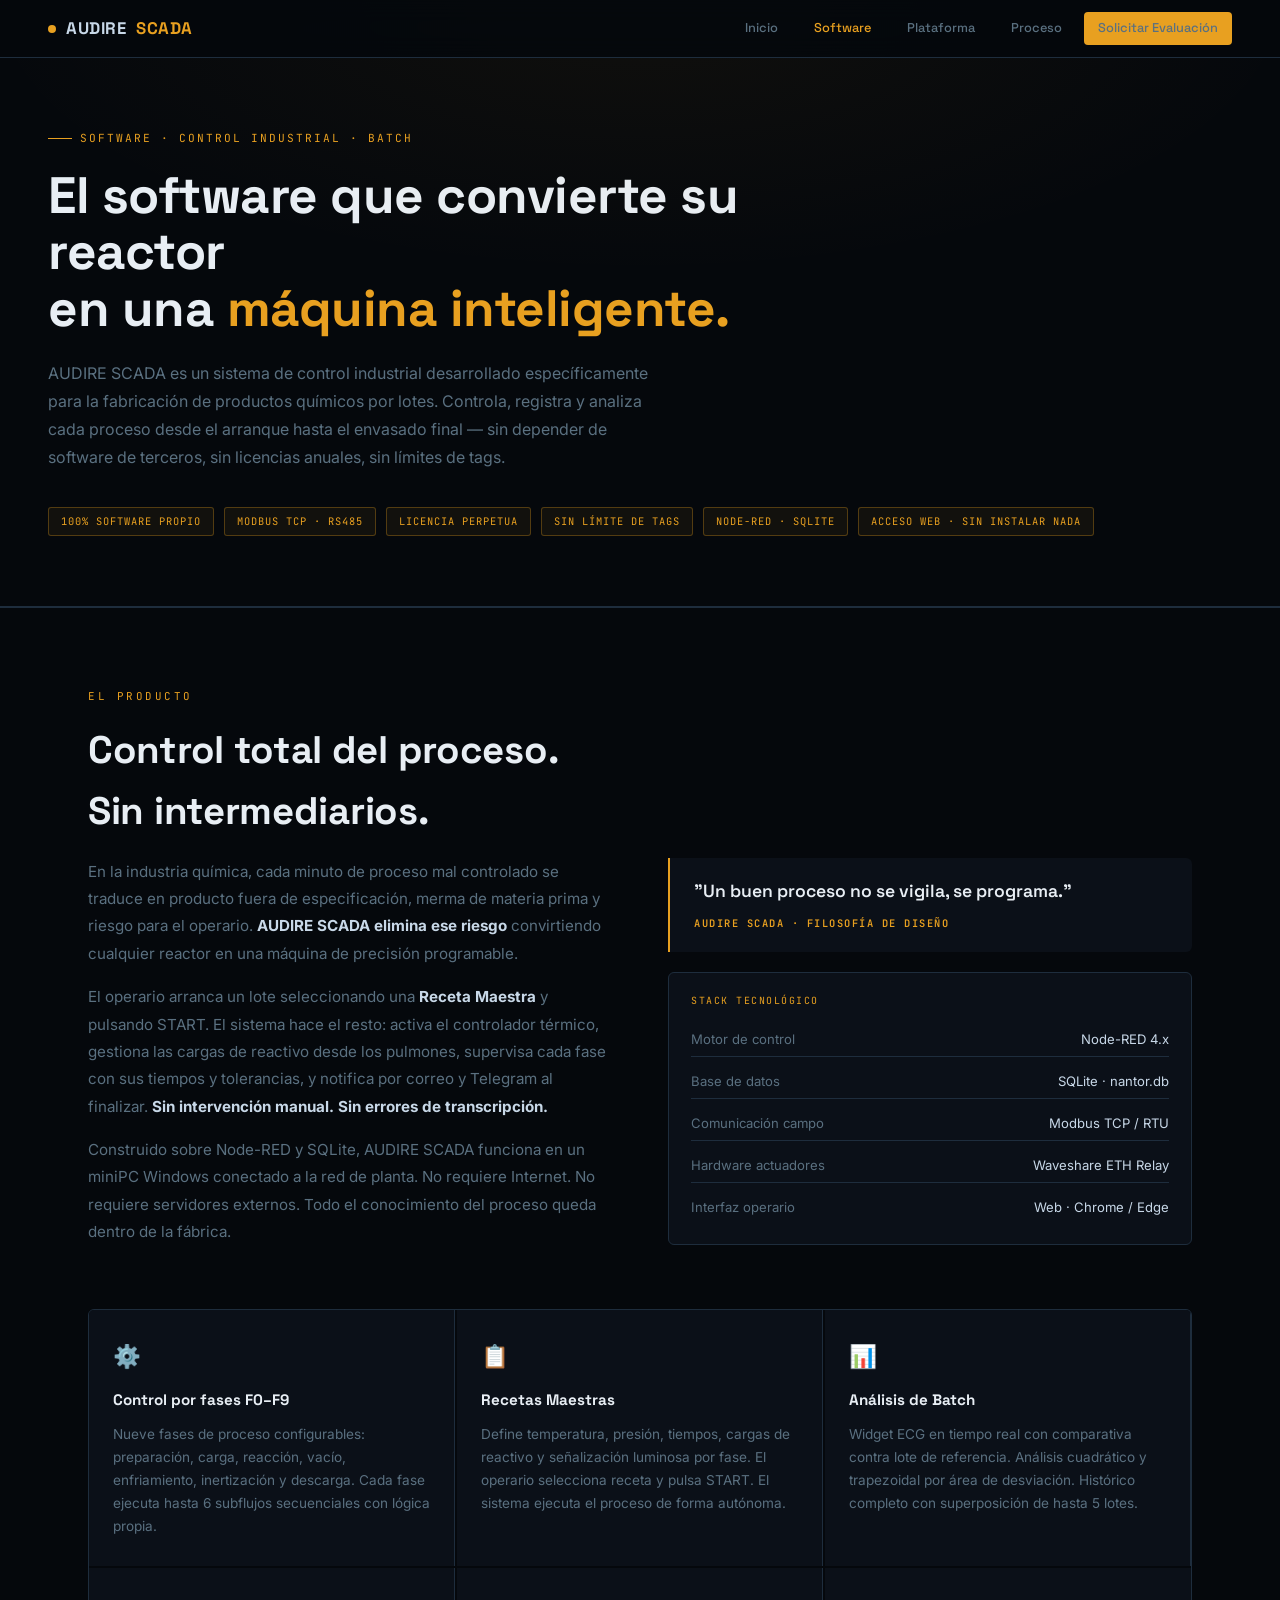
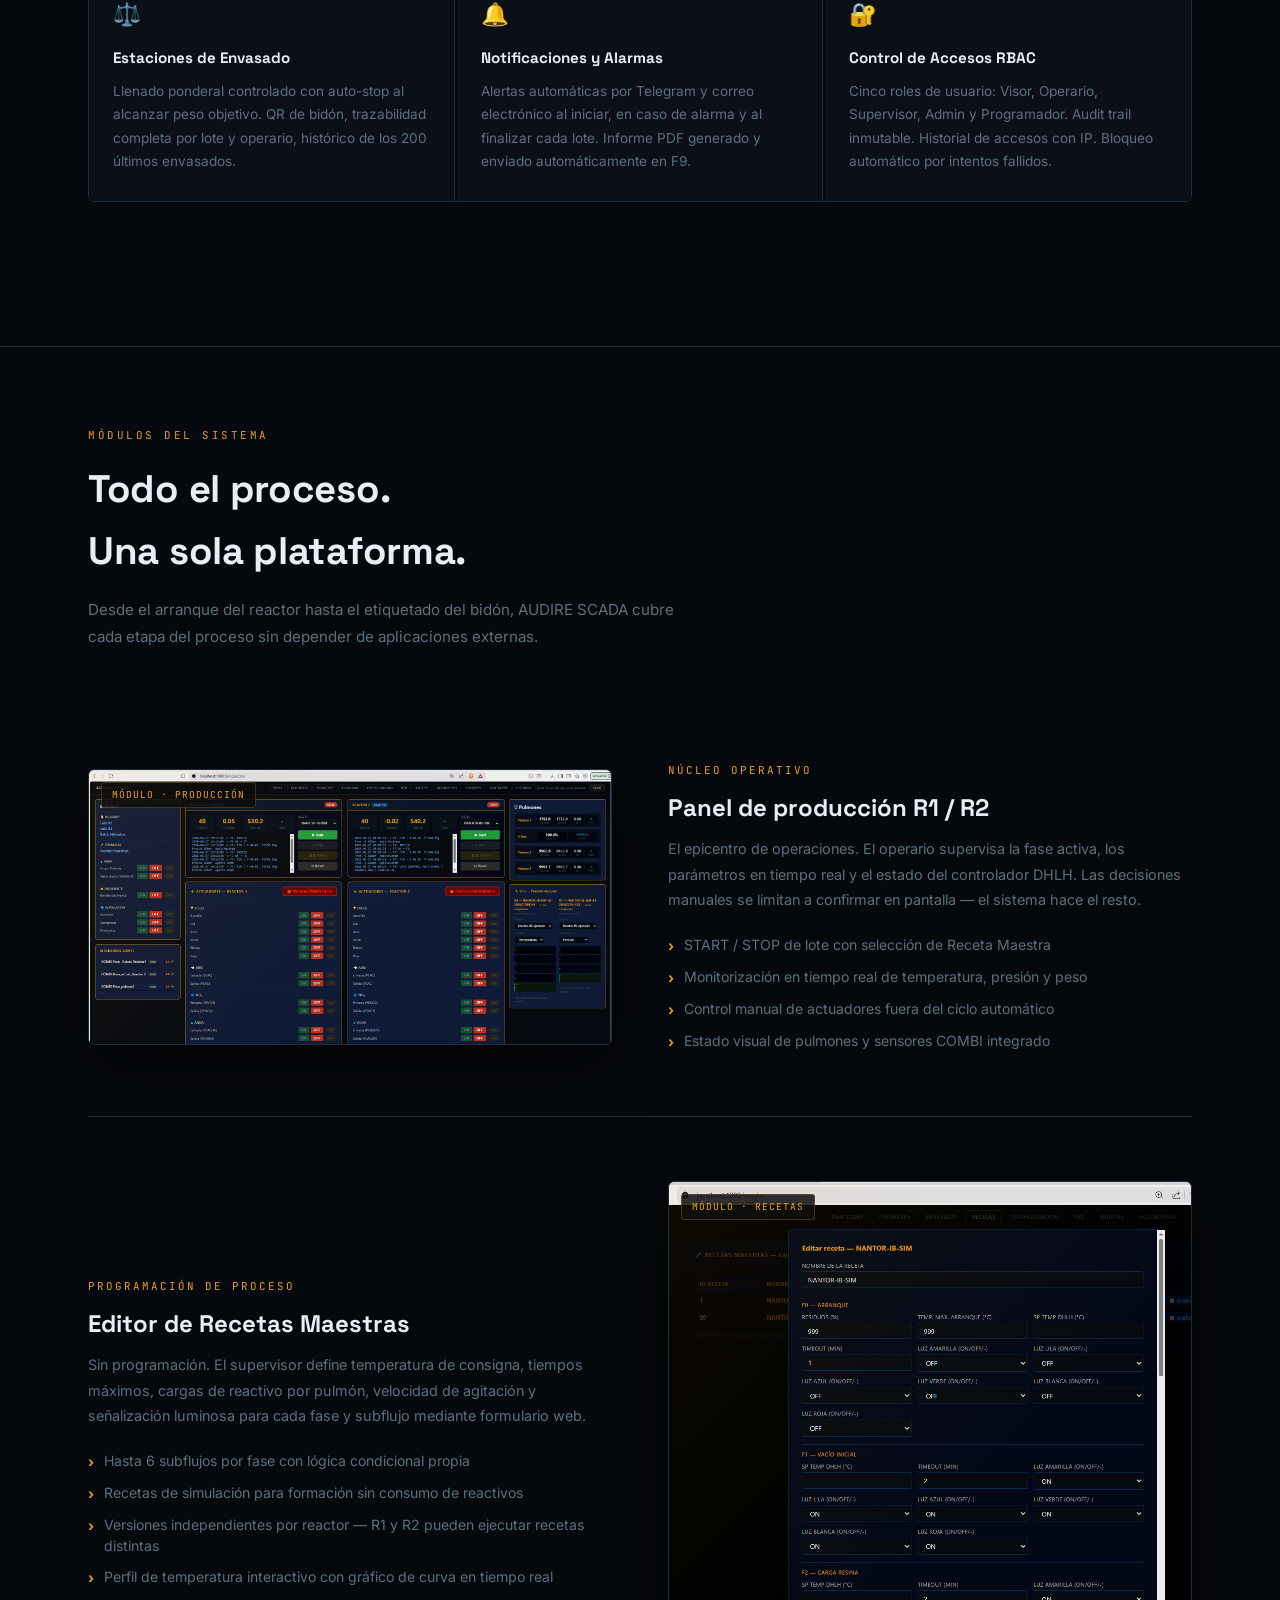
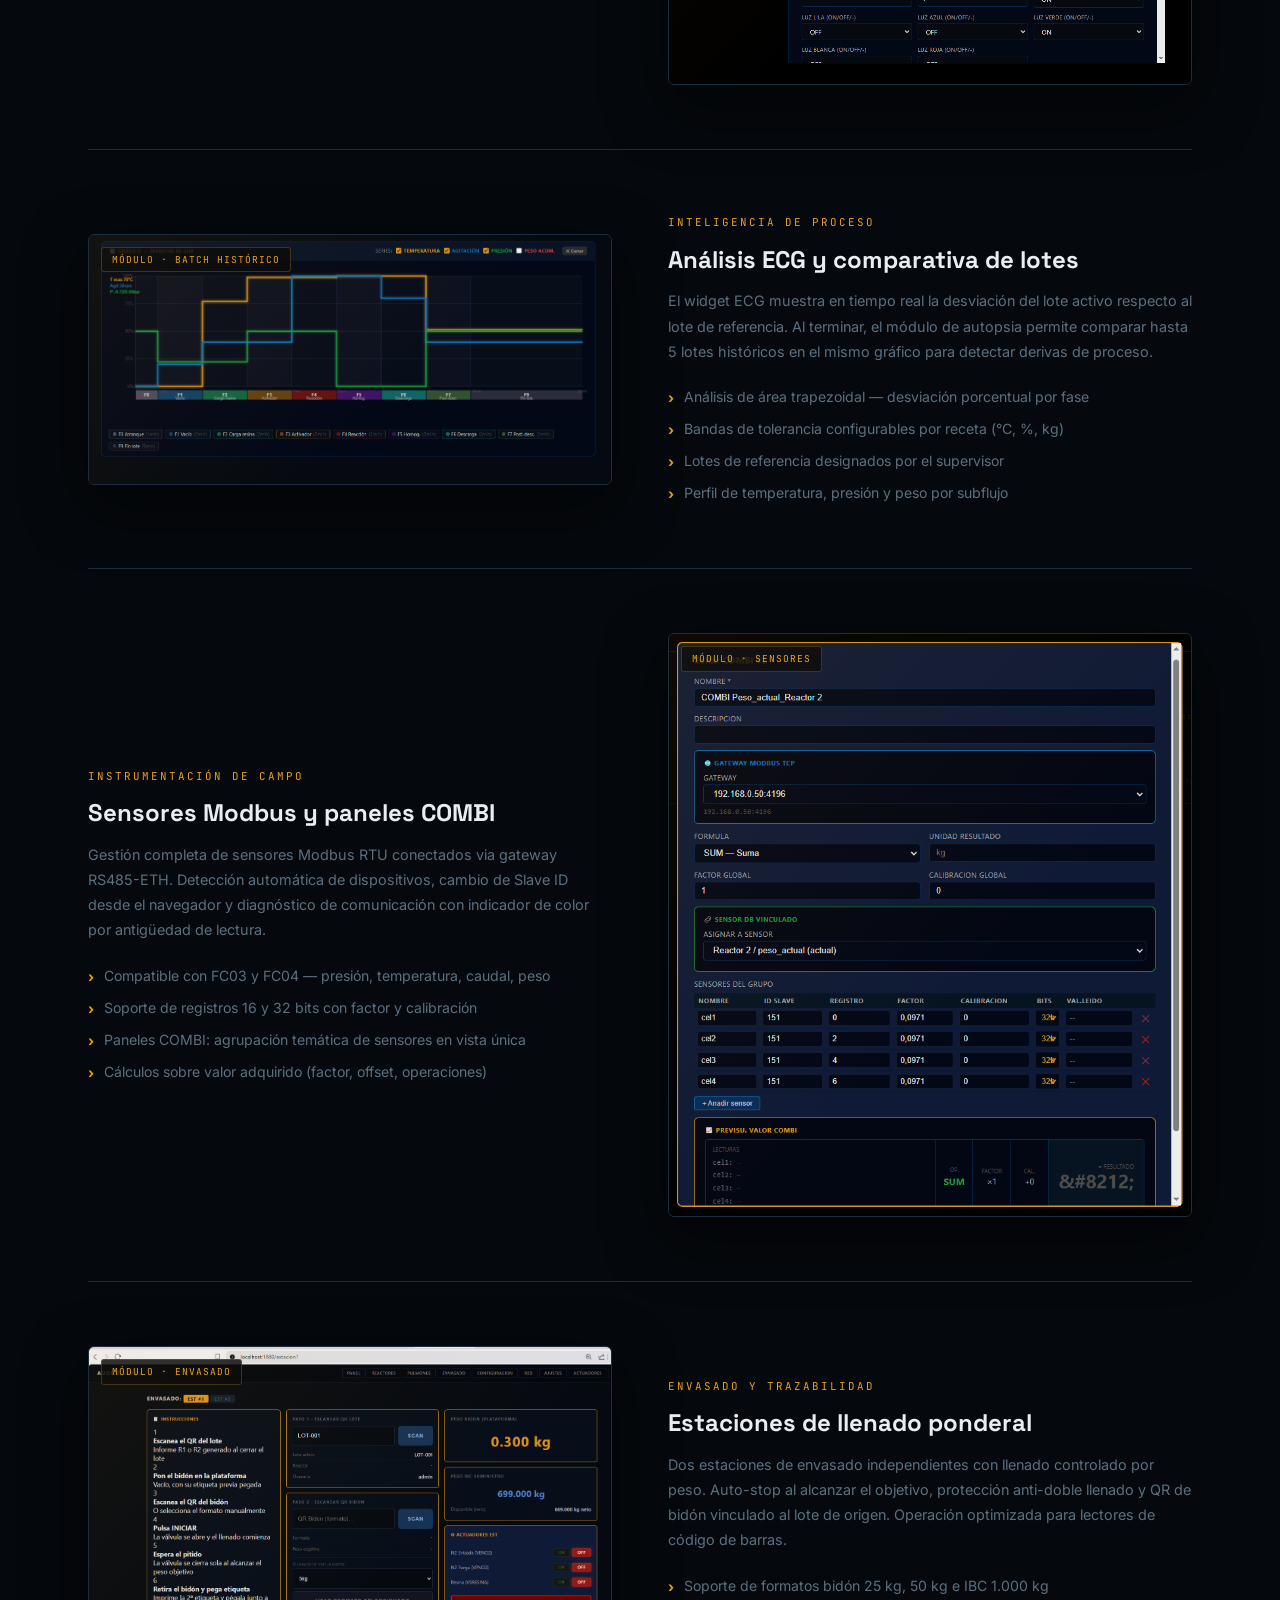
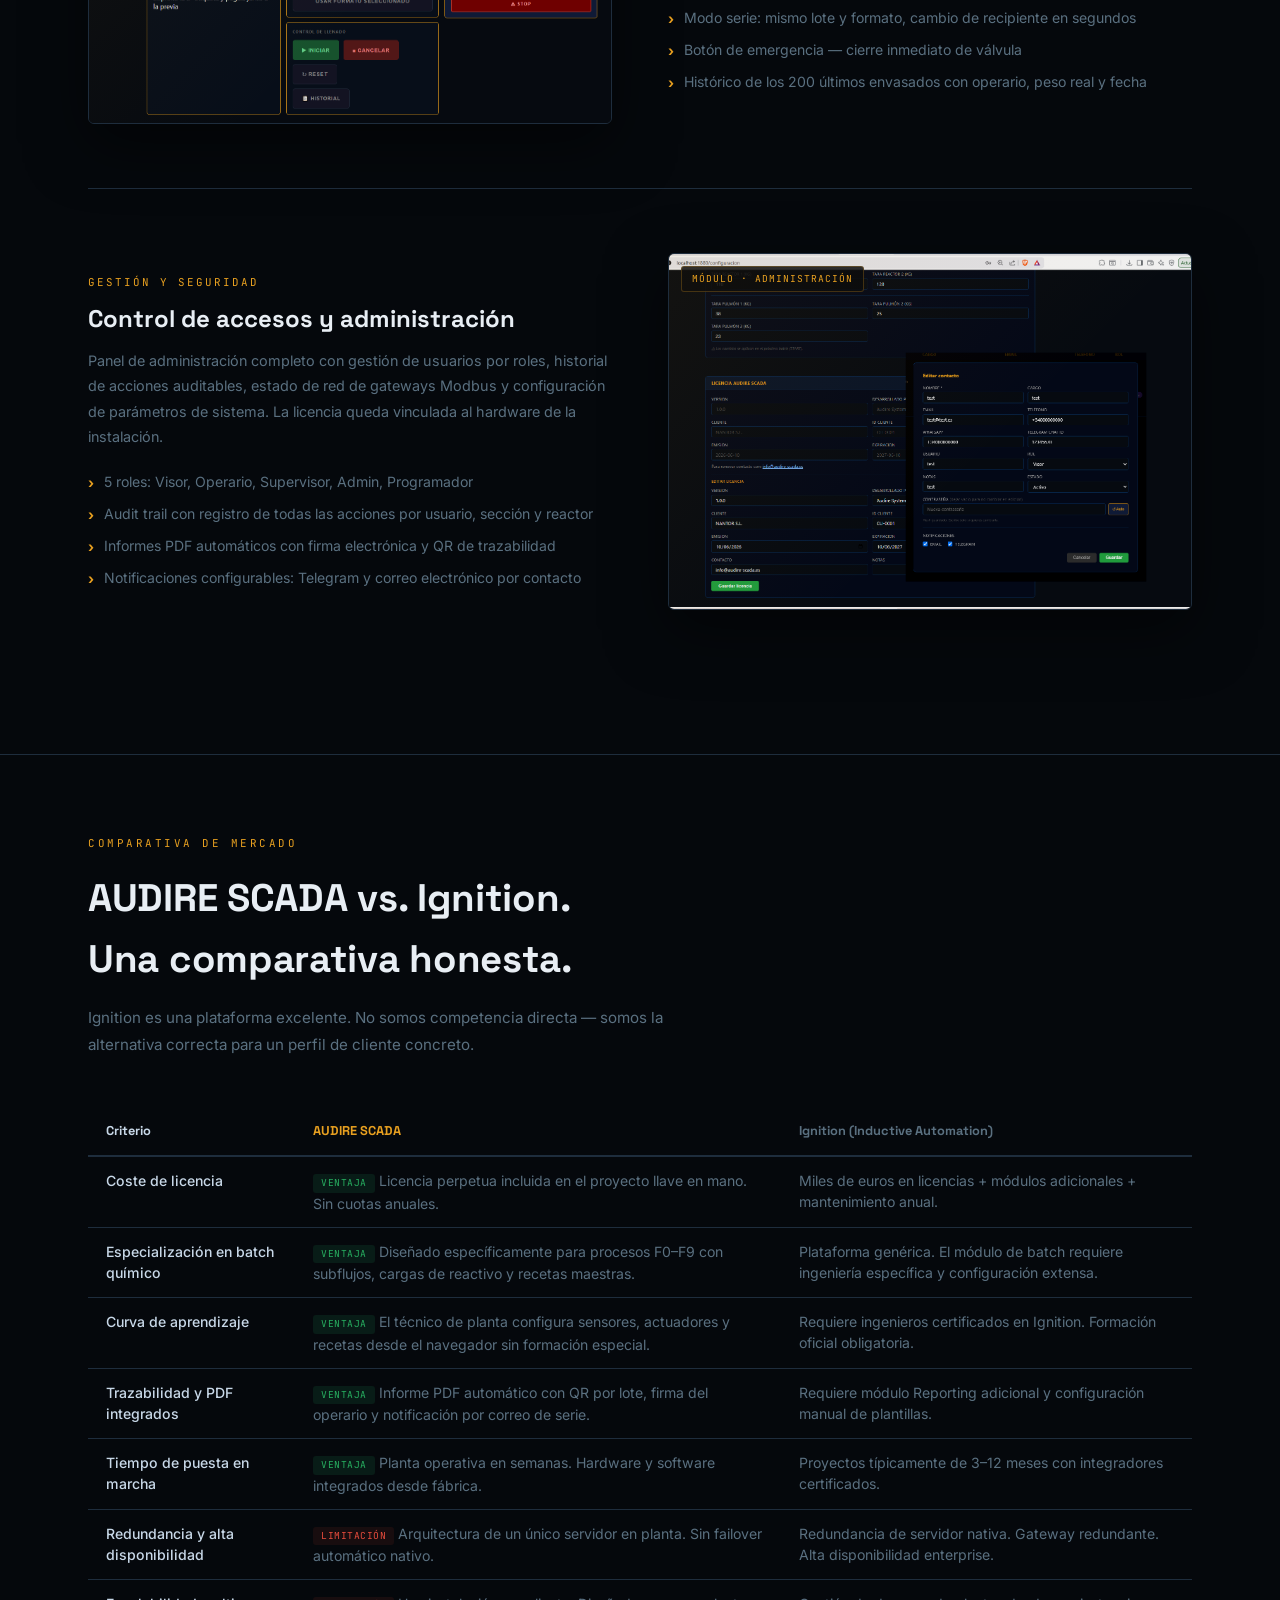
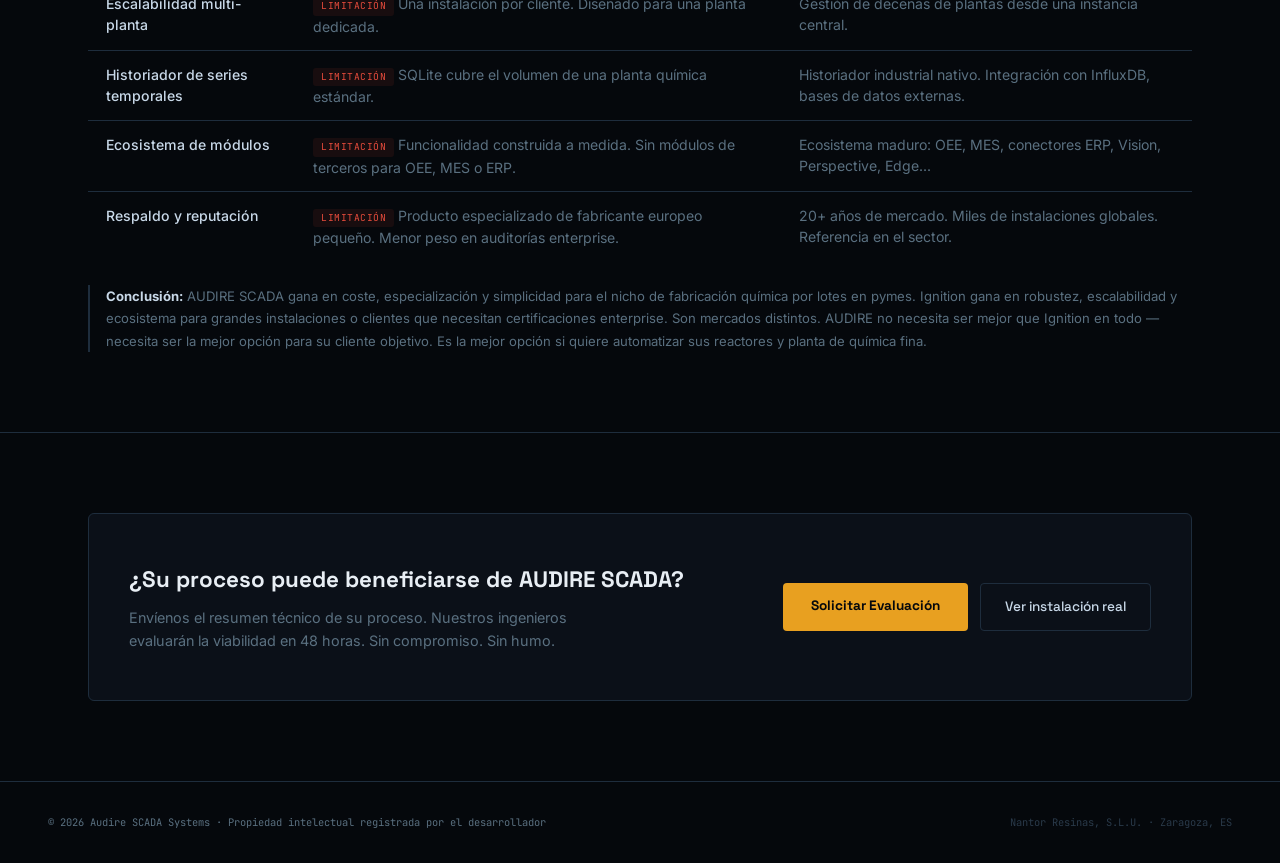
<file: audire-scada/software.html>
<!DOCTYPE html>
<html lang="es">

<head>
  <meta charset="UTF-8">
  <meta name="viewport" content="width=device-width, initial-scale=1.0">
  <meta name="description"
    content="AUDIRE SCADA — Software de control industrial para plantas de química fina. Control de reactores por fases, recetas maestras, trazabilidad total y análisis de batch.">
  <meta name="keywords"
    content="Audire SCADA, software SCADA, control industrial, reactores, recetas maestras, Modbus TCP, batch, química fina, automatización">
  <meta name="robots" content="index, follow">
  <title>AUDIRE SCADA · Software</title>
  <link rel="icon" type="image/png" href="images/logo.png">
  <link rel="apple-touch-icon" href="images/logo.png">
  <link rel="preconnect" href="https://fonts.googleapis.com">
  <link rel="preconnect" href="https://fonts.gstatic.com" crossorigin>
  <link
    href="https://fonts.googleapis.com/css2?family=Space+Grotesk:wght@400;500;600;700&family=JetBrains+Mono:wght@400;500&family=Inter:wght@400;500&display=swap"
    rel="stylesheet">
  <style>
    :root {
      --bg: #05080c;
      --s1: #0b1018;
      --s2: #0f1923;
      --s3: #1a2535;
      --border: #1e2d3d;
      --amber: #e8a020;
      --amber2: #b87a10;
      --text: #c8d8e8;
      --muted: #5a7080;
      --dim: #2a3a4a;
      --red: #c0392b;
      --green: #27ae60;
      --mono: 'JetBrains Mono', monospace;
      --sans: 'Space Grotesk', sans-serif;
      --body: 'Inter', sans-serif;
    }

    * { margin: 0; padding: 0; box-sizing: border-box }
    html { scroll-behavior: smooth }
    body { background: var(--bg); color: var(--text); font-family: var(--body); line-height: 1.6; overflow-x: hidden }

    /* ── NAV ─────────────────────────────────────────────────────────────────── */
    nav {
      position: fixed; top: 0; width: 100%; z-index: 100;
      display: flex; justify-content: space-between; align-items: center;
      padding: 0 48px; height: 58px;
      background: rgba(5,8,12,.92); border-bottom: 1px solid var(--border);
      backdrop-filter: blur(12px);
    }
    .nav-logo {
      font-family: var(--sans); font-weight: 700; font-size: 1.05rem;
      letter-spacing: .5px; color: var(--text); text-decoration: none;
      display: flex; align-items: center; gap: 10px;
    }
    .nav-logo-dot {
      width: 8px; height: 8px; border-radius: 50%;
      background: var(--amber); animation: pulse 2s infinite
    }
    @keyframes pulse {
      0%,100% { opacity:1; box-shadow:0 0 0 0 rgba(232,160,32,.4) }
      50%      { opacity:.7; box-shadow:0 0 0 6px rgba(232,160,32,0) }
    }
    .nav-links { display: flex; gap: 8px }
    .nav-links a {
      font-family: var(--sans); font-size: .8rem; font-weight: 500;
      color: var(--muted); text-decoration: none; padding: 6px 14px;
      border-radius: 4px; transition: color .2s, background .2s;
    }
    .nav-links a:hover { color: var(--amber); background: rgba(232,160,32,.07) }
    .nav-links a.active { color: var(--amber) }
    .nav-cta {
      background: var(--amber); color: #05080c; font-family: var(--sans);
      font-size: .8rem; font-weight: 700; padding: 7px 18px; border-radius: 4px;
      text-decoration: none; transition: background .2s;
    }
    .nav-cta:hover { background: var(--amber2) }

    /* ── PAGE HERO ───────────────────────────────────────────────────────────── */
    .page-hero {
      padding: 130px 48px 70px;
      position: relative; overflow: hidden;
      border-bottom: 1px solid var(--border);
    }
    .page-hero-bg {
      position: absolute; inset: 0;
      background: radial-gradient(ellipse 80% 70% at 50% 0%, rgba(232,160,32,.05) 0%, transparent 65%);
      pointer-events: none;
    }
    .page-hero-inner { max-width: 1200px; margin: 0 auto }
    .hero-label {
      font-family: var(--mono); font-size: .7rem; color: var(--amber);
      letter-spacing: 2px; text-transform: uppercase; margin-bottom: 20px;
      display: flex; align-items: center; gap: 8px;
    }
    .hero-label::before { content:''; width:24px; height:1px; background:var(--amber) }
    .page-hero h1 {
      font-family: var(--sans); font-weight: 700;
      font-size: clamp(2rem, 4vw, 3.4rem);
      line-height: 1.1; letter-spacing: -.5px;
      color: #e8eef4; margin-bottom: 22px; max-width: 800px;
    }
    .page-hero h1 em { color: var(--amber); font-style: normal }
    .page-hero-sub {
      font-size: 1rem; color: var(--muted); max-width: 620px;
      line-height: 1.75; margin-bottom: 36px;
    }
    .hero-pills { display: flex; gap: 10px; flex-wrap: wrap }
    .pill {
      font-family: var(--mono); font-size: .65rem; letter-spacing: 1px;
      color: var(--amber); border: 1px solid rgba(232,160,32,.3);
      background: rgba(232,160,32,.06); padding: 5px 12px; border-radius: 3px;
    }

    /* ── SECTION BASE ────────────────────────────────────────────────────────── */
    .section { padding: 80px 48px; max-width: 1200px; margin: 0 auto }
    .eyebrow {
      font-family: var(--mono); font-size: .68rem; color: var(--amber);
      letter-spacing: 2.5px; text-transform: uppercase; margin-bottom: 14px;
    }
    .section-h {
      font-family: var(--sans); font-weight: 700;
      font-size: clamp(1.6rem, 3vw, 2.4rem);
      color: #e8eef4; letter-spacing: -.3px; margin-bottom: 16px;
    }
    .section-p {
      color: var(--muted); font-size: .95rem; max-width: 600px;
      line-height: 1.75; margin-bottom: 48px;
    }
    hr.rule { border: none; border-top: 1px solid var(--border); margin: 0 }

    /* ── WHAT IS AUDIRE — intro grid ─────────────────────────────────────────── */
    .intro-grid {
      display: grid; grid-template-columns: 1fr 1fr; gap: 56px;
      align-items: start; margin-bottom: 64px;
    }
    .intro-body { font-size: .95rem; color: var(--muted); line-height: 1.8 }
    .intro-body p + p { margin-top: 16px }
    .intro-body strong { color: var(--text) }
    .intro-quote {
      border-left: 2px solid var(--amber); padding: 20px 24px;
      background: var(--s1); border-radius: 0 6px 6px 0;
      font-family: var(--sans); font-size: 1.1rem; font-weight: 600;
      color: #e8eef4; line-height: 1.5;
    }
    .intro-quote span {
      display: block; margin-top: 12px; font-family: var(--mono);
      font-size: .65rem; color: var(--amber); letter-spacing: 1.5px;
    }

    /* ── FEATURE PILLARS ─────────────────────────────────────────────────────── */
    .pillars {
      display: grid; grid-template-columns: repeat(3, 1fr); gap: 2px;
      border: 1px solid var(--border); border-radius: 6px; overflow: hidden;
      margin-bottom: 64px;
    }
    .pillar {
      background: var(--s1); padding: 28px 24px;
      border-right: 1px solid var(--border);
      transition: background .2s;
    }
    .pillar:last-child { border-right: none }
    .pillar:hover { background: var(--s2) }
    .pillar-icon {
      font-size: 1.4rem; margin-bottom: 14px; display: block
    }
    .pillar-h {
      font-family: var(--sans); font-weight: 700; font-size: .95rem;
      color: #e8eef4; margin-bottom: 10px;
    }
    .pillar-p { font-size: .85rem; color: var(--muted); line-height: 1.7 }

    /* ── EVIDENCIA BLOCKS (image + text) ─────────────────────────────────────── */
    .ev-block {
      display: grid; grid-template-columns: 1fr 1fr; gap: 56px;
      align-items: center; padding: 64px 0;
      border-bottom: 1px solid var(--border);
    }
    .ev-block.rev { direction: rtl }
    .ev-block.rev .ev-text { direction: ltr }
    .ev-block:last-child { border-bottom: none }
    .ev-screen {
      position: relative; border-radius: 6px; overflow: hidden;
      border: 1px solid var(--border); box-shadow: 0 20px 60px rgba(0,0,0,.5);
    }
    .ev-screen img { width:100%; display:block; filter:brightness(.92) contrast(1.05) }
    .ev-screen::after {
      content:''; position:absolute; inset:0;
      background: linear-gradient(135deg, rgba(232,160,32,.06) 0%, transparent 60%);
      pointer-events: none;
    }
    /* placeholder cuando no hay imagen todavía */
    .ev-placeholder {
      width: 100%; aspect-ratio: 16/9;
      background: var(--s2); border: 1px dashed var(--border);
      border-radius: 6px; display: flex; flex-direction: column;
      align-items: center; justify-content: center; gap: 10px;
    }
    .ev-placeholder-label {
      font-family: var(--mono); font-size: .65rem; color: var(--dim);
      letter-spacing: 1.5px; text-align: center;
    }
    .ev-placeholder-icon { font-size: 2rem; opacity: .2 }
    .screen-tag {
      position: absolute; top: 12px; left: 12px;
      font-family: var(--mono); font-size: .6rem; color: var(--amber);
      background: rgba(5,8,12,.85); padding: 4px 10px; border-radius: 3px;
      border: 1px solid rgba(232,160,32,.25); letter-spacing: 1px;
    }
    .ev-tag {
      font-family: var(--mono); font-size: .68rem; color: var(--amber);
      letter-spacing: 2px; text-transform: uppercase; margin-bottom: 14px;
    }
    .ev-h {
      font-family: var(--sans); font-size: 1.5rem; font-weight: 700;
      color: #e8eef4; margin-bottom: 14px; line-height: 1.2;
    }
    .ev-p { color: var(--muted); font-size: .9rem; line-height: 1.75; margin-bottom: 22px }
    .ev-list { list-style: none; display: flex; flex-direction: column; gap: 10px }
    .ev-list li {
      display: flex; align-items: flex-start; gap: 10px;
      font-size: .88rem; color: var(--muted); line-height: 1.5;
    }
    .ev-list li::before {
      content: '›'; color: var(--amber); font-weight: 700;
      flex-shrink: 0; margin-top: 1px;
    }

    /* ── VS IGNITION TABLE ───────────────────────────────────────────────────── */
    .vs-wrap {
      overflow-x: auto; margin-bottom: 16px;
    }
    .vs-table {
      width: 100%; border-collapse: collapse;
      font-size: .88rem;
    }
    .vs-table th {
      font-family: var(--sans); font-weight: 700; font-size: .8rem;
      padding: 14px 18px; text-align: left;
      border-bottom: 2px solid var(--border);
    }
    .vs-table th:nth-child(2) { color: var(--amber) }
    .vs-table th:nth-child(3) { color: var(--muted) }
    .vs-table td {
      padding: 13px 18px; border-bottom: 1px solid var(--border);
      color: var(--muted); line-height: 1.5; vertical-align: top;
    }
    .vs-table tr:last-child td { border-bottom: none }
    .vs-table tr:hover td { background: rgba(232,160,32,.03) }
    .vs-table td:first-child { color: var(--text); font-weight: 500 }
    .tag-win {
      display: inline-block; font-family: var(--mono); font-size: .6rem;
      background: rgba(39,174,96,.12); color: #27ae60;
      padding: 2px 8px; border-radius: 3px; letter-spacing: .5px;
    }
    .tag-loss {
      display: inline-block; font-family: var(--mono); font-size: .6rem;
      background: rgba(192,57,43,.1); color: #e74c3c;
      padding: 2px 8px; border-radius: 3px; letter-spacing: .5px;
    }
    .vs-note {
      font-size: .82rem; color: var(--muted); line-height: 1.7;
      border-left: 2px solid var(--border); padding-left: 16px;
      margin-top: 24px;
    }

    /* ── CTA BAND ────────────────────────────────────────────────────────────── */
    .cta-band {
      background: var(--s1); border: 1px solid var(--border);
      border-radius: 6px; padding: 48px 40px;
      display: flex; justify-content: space-between;
      align-items: center; gap: 32px; flex-wrap: wrap;
    }
    .cta-band-text h3 {
      font-family: var(--sans); font-weight: 700; font-size: 1.4rem;
      color: #e8eef4; margin-bottom: 8px;
    }
    .cta-band-text p { font-size: .9rem; color: var(--muted); max-width: 480px }
    .btn-primary {
      background: var(--amber); color: #05080c; font-family: var(--sans);
      font-weight: 700; font-size: .85rem; padding: 12px 28px;
      border-radius: 4px; text-decoration: none; transition: background .2s, transform .15s;
      white-space: nowrap;
    }
    .btn-primary:hover { background: var(--amber2); transform: translateY(-1px) }
    .btn-ghost {
      border: 1px solid var(--border); color: var(--text); font-family: var(--sans);
      font-weight: 500; font-size: .85rem; padding: 12px 24px;
      border-radius: 4px; text-decoration: none; transition: border-color .2s, color .2s;
    }
    .btn-ghost:hover { border-color: var(--amber); color: var(--amber) }

    /* ── FOOTER ──────────────────────────────────────────────────────────────── */
    footer {
      border-top: 1px solid var(--border); padding: 32px 48px;
      display: flex; justify-content: space-between; align-items: center;
      font-family: var(--mono); font-size: .65rem; color: var(--muted);
    }

    /* ── RESPONSIVE ──────────────────────────────────────────────────────────── */
    @media(max-width:900px) {
      nav { padding: 0 20px }
      .page-hero { padding: 100px 20px 50px }
      .section { padding: 60px 20px }
      .intro-grid { grid-template-columns: 1fr; gap: 32px }
      .pillars { grid-template-columns: 1fr 1fr }
      .pillar { border-right: none; border-bottom: 1px solid var(--border) }
      .pillar:last-child { border-bottom: none }
      .ev-block, .ev-block.rev { grid-template-columns: 1fr; direction: ltr; gap: 32px }
      .cta-band { flex-direction: column; align-items: flex-start }
      footer { flex-direction: column; gap: 8px; text-align: center; padding: 24px 20px }
    }
    @media(max-width:500px) {
      .pillars { grid-template-columns: 1fr }
      .hero-pills { flex-direction: column }
    }
    @media(prefers-reduced-motion:reduce) {
      * { animation: none !important; transition: none !important }
    }
  </style>
</head>

<body>

  <!-- NAV -->
  <nav>
    <a href="index.html" class="nav-logo">
      <span class="nav-logo-dot"></span>
      AUDIRE<span style="color:var(--amber)">SCADA</span>
    </a>
    <div class="nav-links">
      <a href="index.html">Inicio</a>
      <a href="software.html" class="active">Software</a>
      <a href="index.html#plataforma">Plataforma</a>
      <a href="index.html#proceso">Proceso</a>
      <a href="index.html#contacto" class="nav-cta">Solicitar Evaluación</a>
    </div>
  </nav>

  <!-- PAGE HERO -->
  <section class="page-hero">
    <div class="page-hero-bg"></div>
    <div class="page-hero-inner">
      <div class="hero-label">Software · Control Industrial · Batch</div>
      <h1>El software que convierte su reactor<br>en una <em>máquina inteligente.</em></h1>
      <p class="page-hero-sub">AUDIRE SCADA es un sistema de control industrial desarrollado específicamente para la
        fabricación de productos químicos por lotes. Controla, registra y analiza cada proceso desde el arranque
        hasta el envasado final — sin depender de software de terceros, sin licencias anuales, sin límites de tags.</p>
      <div class="hero-pills">
        <span class="pill">100% SOFTWARE PROPIO</span>
        <span class="pill">MODBUS TCP · RS485</span>
        <span class="pill">LICENCIA PERPETUA</span>
        <span class="pill">SIN LÍMITE DE TAGS</span>
        <span class="pill">NODE-RED · SQLITE</span>
        <span class="pill">ACCESO WEB · SIN INSTALAR NADA</span>
      </div>
    </div>
  </section>

  <hr class="rule">

  <!-- QUÉ ES AUDIRE SCADA -->
  <div class="section" id="que-es">
    <div class="eyebrow">El Producto</div>
    <h2 class="section-h">Control total del proceso.<br>Sin intermediarios.</h2>

    <div class="intro-grid">
      <div class="intro-body">
        <p>
          En la industria química, cada minuto de proceso mal controlado se traduce en producto fuera de
          especificación, merma de materia prima y riesgo para el operario.
          <strong>AUDIRE SCADA elimina ese riesgo</strong> convirtiendo cualquier reactor en una máquina de
          precisión programable.
        </p>
        <p>
          El operario arranca un lote seleccionando una <strong>Receta Maestra</strong> y pulsando START.
          El sistema hace el resto: activa el controlador térmico, gestiona las cargas de reactivo desde los pulmones,
          supervisa cada fase con sus tiempos y tolerancias, y notifica por correo y Telegram al finalizar.
          <strong>Sin intervención manual. Sin errores de transcripción.</strong>
        </p>
        <p>
          Construido sobre Node-RED y SQLite, AUDIRE SCADA funciona en un miniPC Windows conectado a la red de
          planta. No requiere Internet. No requiere servidores externos. Todo el conocimiento del proceso queda
          dentro de la fábrica.
        </p>
      </div>
      <div>
        <div class="intro-quote">
          "Un buen proceso no se vigila, se programa."
          <span>AUDIRE SCADA · FILOSOFÍA DE DISEÑO</span>
        </div>
        <div style="margin-top:20px; background:var(--s1); border:1px solid var(--border); border-radius:6px; padding:20px 22px">
          <div style="font-family:var(--mono);font-size:.62rem;color:var(--amber);letter-spacing:1.5px;margin-bottom:14px">STACK TECNOLÓGICO</div>
          <div style="display:flex;flex-direction:column;gap:8px;font-size:.82rem;color:var(--muted)">
            <div style="display:flex;justify-content:space-between;padding:6px 0;border-bottom:1px solid var(--border)">
              <span>Motor de control</span><span style="color:var(--text)">Node-RED 4.x</span>
            </div>
            <div style="display:flex;justify-content:space-between;padding:6px 0;border-bottom:1px solid var(--border)">
              <span>Base de datos</span><span style="color:var(--text)">SQLite · nantor.db</span>
            </div>
            <div style="display:flex;justify-content:space-between;padding:6px 0;border-bottom:1px solid var(--border)">
              <span>Comunicación campo</span><span style="color:var(--text)">Modbus TCP / RTU</span>
            </div>
            <div style="display:flex;justify-content:space-between;padding:6px 0;border-bottom:1px solid var(--border)">
              <span>Hardware actuadores</span><span style="color:var(--text)">Waveshare ETH Relay</span>
            </div>
            <div style="display:flex;justify-content:space-between;padding:6px 0">
              <span>Interfaz operario</span><span style="color:var(--text)">Web · Chrome / Edge</span>
            </div>
          </div>
        </div>
      </div>
    </div>

    <!-- 6 PILLARS -->
    <div class="pillars">
      <div class="pillar">
        <span class="pillar-icon">⚙️</span>
        <div class="pillar-h">Control por fases F0–F9</div>
        <p class="pillar-p">Nueve fases de proceso configurables: preparación, carga, reacción, vacío, enfriamiento,
          inertización y descarga. Cada fase ejecuta hasta 6 subflujos secuenciales con lógica propia.</p>
      </div>
      <div class="pillar">
        <span class="pillar-icon">📋</span>
        <div class="pillar-h">Recetas Maestras</div>
        <p class="pillar-p">Define temperatura, presión, tiempos, cargas de reactivo y señalización luminosa por
          fase. El operario selecciona receta y pulsa START. El sistema ejecuta el proceso de forma autónoma.</p>
      </div>
      <div class="pillar">
        <span class="pillar-icon">📊</span>
        <div class="pillar-h">Análisis de Batch</div>
        <p class="pillar-p">Widget ECG en tiempo real con comparativa contra lote de referencia. Análisis cuadrático
          y trapezoidal por área de desviación. Histórico completo con superposición de hasta 5 lotes.</p>
      </div>
      <div class="pillar">
        <span class="pillar-icon">⚖️</span>
        <div class="pillar-h">Estaciones de Envasado</div>
        <p class="pillar-p">Llenado ponderal controlado con auto-stop al alcanzar peso objetivo. QR de bidón,
          trazabilidad completa por lote y operario, histórico de los 200 últimos envasados.</p>
      </div>
      <div class="pillar">
        <span class="pillar-icon">🔔</span>
        <div class="pillar-h">Notificaciones y Alarmas</div>
        <p class="pillar-p">Alertas automáticas por Telegram y correo electrónico al iniciar, en caso de alarma y
          al finalizar cada lote. Informe PDF generado y enviado automáticamente en F9.</p>
      </div>
      <div class="pillar">
        <span class="pillar-icon">🔐</span>
        <div class="pillar-h">Control de Accesos RBAC</div>
        <p class="pillar-p">Cinco roles de usuario: Visor, Operario, Supervisor, Admin y Programador. Audit trail
          inmutable. Historial de accesos con IP. Bloqueo automático por intentos fallidos.</p>
      </div>
    </div>
  </div>

  <hr class="rule">

  <!-- MÓDULOS — 6 bloques imagen/texto -->
  <div class="section" id="modulos">
    <div class="eyebrow">Módulos del Sistema</div>
    <h2 class="section-h">Todo el proceso.<br>Una sola plataforma.</h2>
    <p class="section-p">Desde el arranque del reactor hasta el etiquetado del bidón, AUDIRE SCADA cubre cada etapa
      del proceso sin depender de aplicaciones externas.</p>

    <!-- Módulo 1 -->
    <div class="ev-block">
      <div class="ev-screen">
        <img src="images/soft1.png" alt="Panel de producción AUDIRE SCADA — control de reactores R1 y R2">
        <div class="screen-tag">MÓDULO · PRODUCCIÓN</div>
      </div>
      <div class="ev-text">
        <div class="ev-tag">Núcleo Operativo</div>
        <h3 class="ev-h">Panel de producción R1 / R2</h3>
        <p class="ev-p">El epicentro de operaciones. El operario supervisa la fase activa, los parámetros en
          tiempo real y el estado del controlador DHLH. Las decisiones manuales se limitan a confirmar
          en pantalla — el sistema hace el resto.</p>
        <ul class="ev-list">
          <li>START / STOP de lote con selección de Receta Maestra</li>
          <li>Monitorización en tiempo real de temperatura, presión y peso</li>
          <li>Control manual de actuadores fuera del ciclo automático</li>
          <li>Estado visual de pulmones y sensores COMBI integrado</li>
        </ul>
      </div>
    </div>

    <!-- Módulo 2 -->
    <div class="ev-block rev">
      <div class="ev-screen">
        <img src="images/soft2.png" alt="Editor de Recetas Maestras AUDIRE SCADA">
        <div class="screen-tag">MÓDULO · RECETAS</div>
      </div>
      <div class="ev-text">
        <div class="ev-tag">Programación de Proceso</div>
        <h3 class="ev-h">Editor de Recetas Maestras</h3>
        <p class="ev-p">Sin programación. El supervisor define temperatura de consigna, tiempos máximos,
          cargas de reactivo por pulmón, velocidad de agitación y señalización luminosa para cada
          fase y subflujo mediante formulario web.</p>
        <ul class="ev-list">
          <li>Hasta 6 subflujos por fase con lógica condicional propia</li>
          <li>Recetas de simulación para formación sin consumo de reactivos</li>
          <li>Versiones independientes por reactor — R1 y R2 pueden ejecutar recetas distintas</li>
          <li>Perfil de temperatura interactivo con gráfico de curva en tiempo real</li>
        </ul>
      </div>
    </div>

    <!-- Módulo 3 -->
    <div class="ev-block">
      <div class="ev-screen">
        <img src="images/soft3.png" alt="Análisis de batch histórico y widget ECG AUDIRE SCADA">
        <div class="screen-tag">MÓDULO · BATCH HISTÓRICO</div>
      </div>
      <div class="ev-text">
        <div class="ev-tag">Inteligencia de Proceso</div>
        <h3 class="ev-h">Análisis ECG y comparativa de lotes</h3>
        <p class="ev-p">El widget ECG muestra en tiempo real la desviación del lote activo respecto al lote
          de referencia. Al terminar, el módulo de autopsia permite comparar hasta 5 lotes históricos
          en el mismo gráfico para detectar derivas de proceso.</p>
        <ul class="ev-list">
          <li>Análisis de área trapezoidal — desviación porcentual por fase</li>
          <li>Bandas de tolerancia configurables por receta (°C, %, kg)</li>
          <li>Lotes de referencia designados por el supervisor</li>
          <li>Perfil de temperatura, presión y peso por subflujo</li>
        </ul>
      </div>
    </div>

    <!-- Módulo 4 -->
    <div class="ev-block rev">
      <div class="ev-screen">
        <img src="images/soft4.png" alt="Sensores Modbus y paneles COMBI AUDIRE SCADA">
        <div class="screen-tag">MÓDULO · SENSORES</div>
      </div>
      <div class="ev-text">
        <div class="ev-tag">Instrumentación de Campo</div>
        <h3 class="ev-h">Sensores Modbus y paneles COMBI</h3>
        <p class="ev-p">Gestión completa de sensores Modbus RTU conectados via gateway RS485-ETH. Detección
          automática de dispositivos, cambio de Slave ID desde el navegador y diagnóstico de
          comunicación con indicador de color por antigüedad de lectura.</p>
        <ul class="ev-list">
          <li>Compatible con FC03 y FC04 — presión, temperatura, caudal, peso</li>
          <li>Soporte de registros 16 y 32 bits con factor y calibración</li>
          <li>Paneles COMBI: agrupación temática de sensores en vista única</li>
          <li>Cálculos sobre valor adquirido (factor, offset, operaciones)</li>
        </ul>
      </div>
    </div>

    <!-- Módulo 5 -->
    <div class="ev-block">
      <div class="ev-screen">
        <img src="images/soft5.png" alt="Estaciones de envasado ponderal AUDIRE SCADA">
        <div class="screen-tag">MÓDULO · ENVASADO</div>
      </div>
      <div class="ev-text">
        <div class="ev-tag">Envasado y Trazabilidad</div>
        <h3 class="ev-h">Estaciones de llenado ponderal</h3>
        <p class="ev-p">Dos estaciones de envasado independientes con llenado controlado por peso.
          Auto-stop al alcanzar el objetivo, protección anti-doble llenado y QR de bidón vinculado
          al lote de origen. Operación optimizada para lectores de código de barras.</p>
        <ul class="ev-list">
          <li>Soporte de formatos bidón 25 kg, 50 kg e IBC 1.000 kg</li>
          <li>Modo serie: mismo lote y formato, cambio de recipiente en segundos</li>
          <li>Botón de emergencia — cierre inmediato de válvula</li>
          <li>Histórico de los 200 últimos envasados con operario, peso real y fecha</li>
        </ul>
      </div>
    </div>

    <!-- Módulo 6 -->
    <div class="ev-block rev">
      <div class="ev-screen">
        <img src="images/soft6.png" alt="Administración, usuarios y licencia AUDIRE SCADA">
        <div class="screen-tag">MÓDULO · ADMINISTRACIÓN</div>
      </div>
      <div class="ev-text">
        <div class="ev-tag">Gestión y Seguridad</div>
        <h3 class="ev-h">Control de accesos y administración</h3>
        <p class="ev-p">Panel de administración completo con gestión de usuarios por roles, historial de
          acciones auditables, estado de red de gateways Modbus y configuración de parámetros de
          sistema. La licencia queda vinculada al hardware de la instalación.</p>
        <ul class="ev-list">
          <li>5 roles: Visor, Operario, Supervisor, Admin, Programador</li>
          <li>Audit trail con registro de todas las acciones por usuario, sección y reactor</li>
          <li>Informes PDF automáticos con firma electrónica y QR de trazabilidad</li>
          <li>Notificaciones configurables: Telegram y correo electrónico por contacto</li>
        </ul>
      </div>
    </div>
  </div>

  <hr class="rule">

  <!-- VS IGNITION -->
  <div class="section" id="comparativa">
    <div class="eyebrow">Comparativa de Mercado</div>
    <h2 class="section-h">AUDIRE SCADA vs. Ignition.<br>Una comparativa honesta.</h2>
    <p class="section-p">Ignition es una plataforma excelente. No somos competencia directa — somos la alternativa
      correcta para un perfil de cliente concreto.</p>

    <div class="vs-wrap">
      <table class="vs-table">
        <thead>
          <tr>
            <th>Criterio</th>
            <th>AUDIRE SCADA</th>
            <th>Ignition (Inductive Automation)</th>
          </tr>
        </thead>
        <tbody>
          <tr>
            <td>Coste de licencia</td>
            <td><span class="tag-win">VENTAJA</span> Licencia perpetua incluida en el proyecto llave en mano. Sin cuotas anuales.</td>
            <td>Miles de euros en licencias + módulos adicionales + mantenimiento anual.</td>
          </tr>
          <tr>
            <td>Especialización en batch químico</td>
            <td><span class="tag-win">VENTAJA</span> Diseñado específicamente para procesos F0–F9 con subflujos, cargas de reactivo y recetas maestras.</td>
            <td>Plataforma genérica. El módulo de batch requiere ingeniería específica y configuración extensa.</td>
          </tr>
          <tr>
            <td>Curva de aprendizaje</td>
            <td><span class="tag-win">VENTAJA</span> El técnico de planta configura sensores, actuadores y recetas desde el navegador sin formación especial.</td>
            <td>Requiere ingenieros certificados en Ignition. Formación oficial obligatoria.</td>
          </tr>
          <tr>
            <td>Trazabilidad y PDF integrados</td>
            <td><span class="tag-win">VENTAJA</span> Informe PDF automático con QR por lote, firma del operario y notificación por correo de serie.</td>
            <td>Requiere módulo Reporting adicional y configuración manual de plantillas.</td>
          </tr>
          <tr>
            <td>Tiempo de puesta en marcha</td>
            <td><span class="tag-win">VENTAJA</span> Planta operativa en semanas. Hardware y software integrados desde fábrica.</td>
            <td>Proyectos típicamente de 3–12 meses con integradores certificados.</td>
          </tr>
          <tr>
            <td>Redundancia y alta disponibilidad</td>
            <td><span class="tag-loss">LIMITACIÓN</span> Arquitectura de un único servidor en planta. Sin failover automático nativo.</td>
            <td>Redundancia de servidor nativa. Gateway redundante. Alta disponibilidad enterprise.</td>
          </tr>
          <tr>
            <td>Escalabilidad multi-planta</td>
            <td><span class="tag-loss">LIMITACIÓN</span> Una instalación por cliente. Diseñado para una planta dedicada.</td>
            <td>Gestión de decenas de plantas desde una instancia central.</td>
          </tr>
          <tr>
            <td>Historiador de series temporales</td>
            <td><span class="tag-loss">LIMITACIÓN</span> SQLite cubre el volumen de una planta química estándar.</td>
            <td>Historiador industrial nativo. Integración con InfluxDB, bases de datos externas.</td>
          </tr>
          <tr>
            <td>Ecosistema de módulos</td>
            <td><span class="tag-loss">LIMITACIÓN</span> Funcionalidad construida a medida. Sin módulos de terceros para OEE, MES o ERP.</td>
            <td>Ecosistema maduro: OEE, MES, conectores ERP, Vision, Perspective, Edge...</td>
          </tr>
          <tr>
            <td>Respaldo y reputación</td>
            <td><span class="tag-loss">LIMITACIÓN</span> Producto especializado de fabricante europeo pequeño. Menor peso en auditorías enterprise.</td>
            <td>20+ años de mercado. Miles de instalaciones globales. Referencia en el sector.</td>
          </tr>
        </tbody>
      </table>
    </div>
    <p class="vs-note">
      <strong style="color:var(--text)">Conclusión:</strong> AUDIRE SCADA gana en coste, especialización y simplicidad para el nicho de fabricación
      química por lotes en pymes. Ignition gana en robustez, escalabilidad y ecosistema para grandes instalaciones
      o clientes que necesitan certificaciones enterprise. Son mercados distintos. AUDIRE no necesita ser mejor
      que Ignition en todo — necesita ser la mejor opción para su cliente objetivo. Es la mejor opción si quiere automatizar sus reactores y planta de química fina.
    </p>
  </div>

  <hr class="rule">

  <!-- CTA -->
  <div class="section">
    <div class="cta-band">
      <div class="cta-band-text">
        <h3>¿Su proceso puede beneficiarse de AUDIRE SCADA?</h3>
        <p>Envíenos el resumen técnico de su proceso. Nuestros ingenieros evaluarán la viabilidad en 48 horas.
          Sin compromiso. Sin humo.</p>
      </div>
      <div style="display:flex;gap:12px;flex-wrap:wrap">
        <a href="index.html#contacto" class="btn-primary">Solicitar Evaluación</a>
        <a href="index.html#plataforma" class="btn-ghost">Ver instalación real</a>
      </div>
    </div>
  </div>

  <!-- FOOTER -->
  <footer>
    <span>© 2026 Audire SCADA Systems · Propiedad intelectual registrada por el desarrollador</span>
    <span style="color:var(--dim)">Nantor Resinas, S.L.U. · Zaragoza, ES</span>
  </footer>

</body>
</html>
</file>
